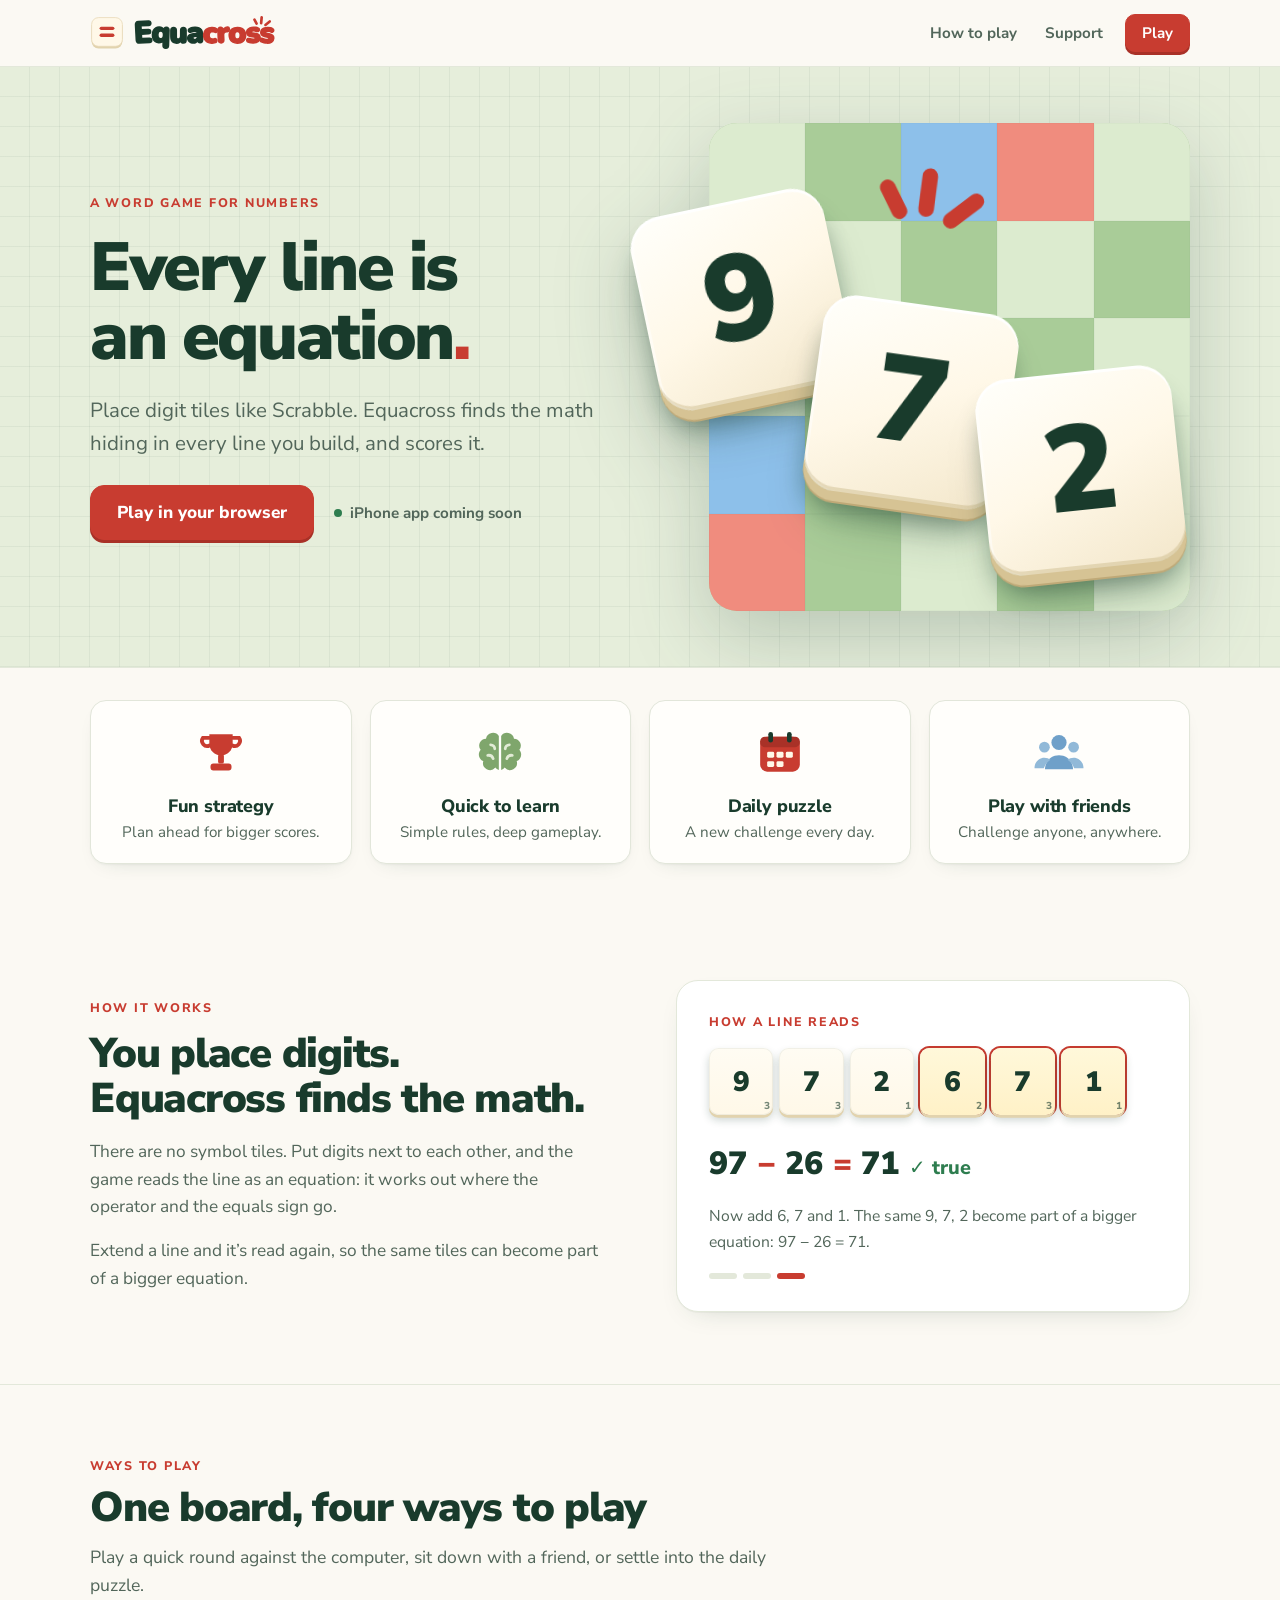
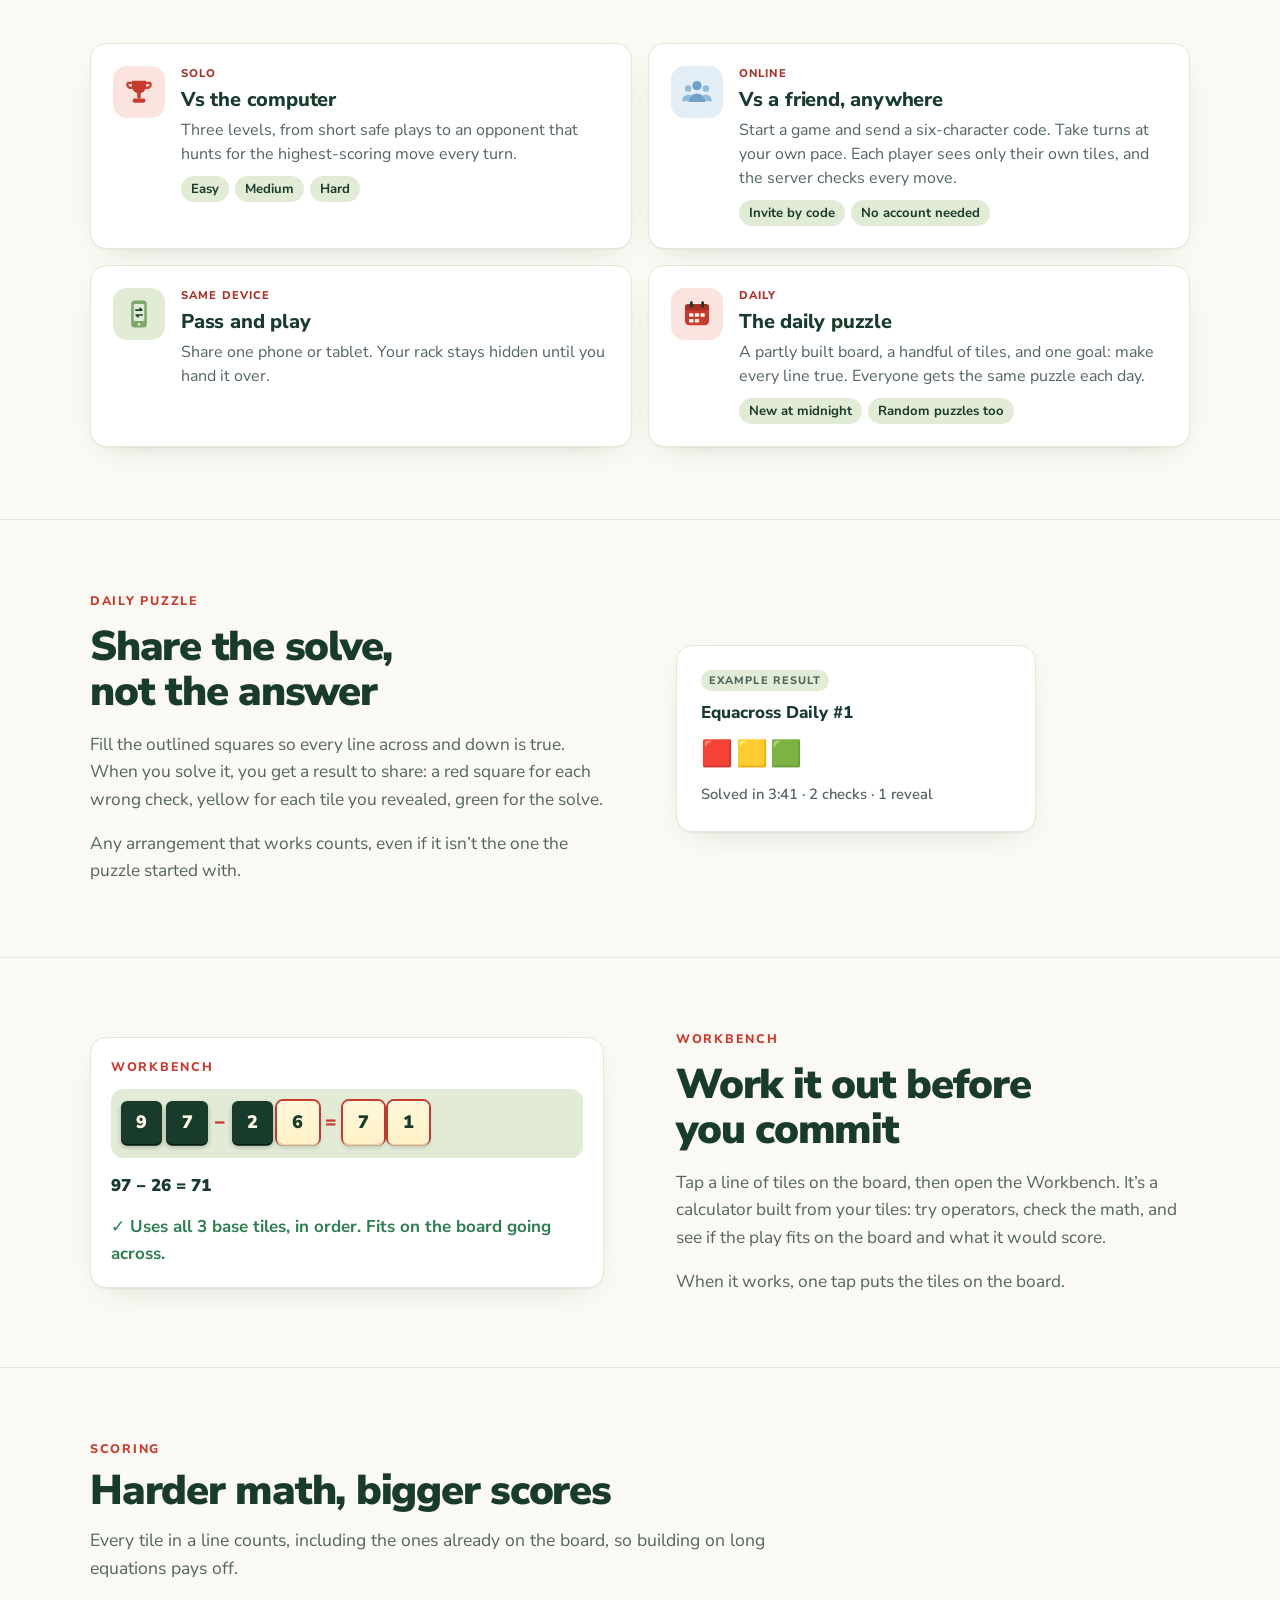
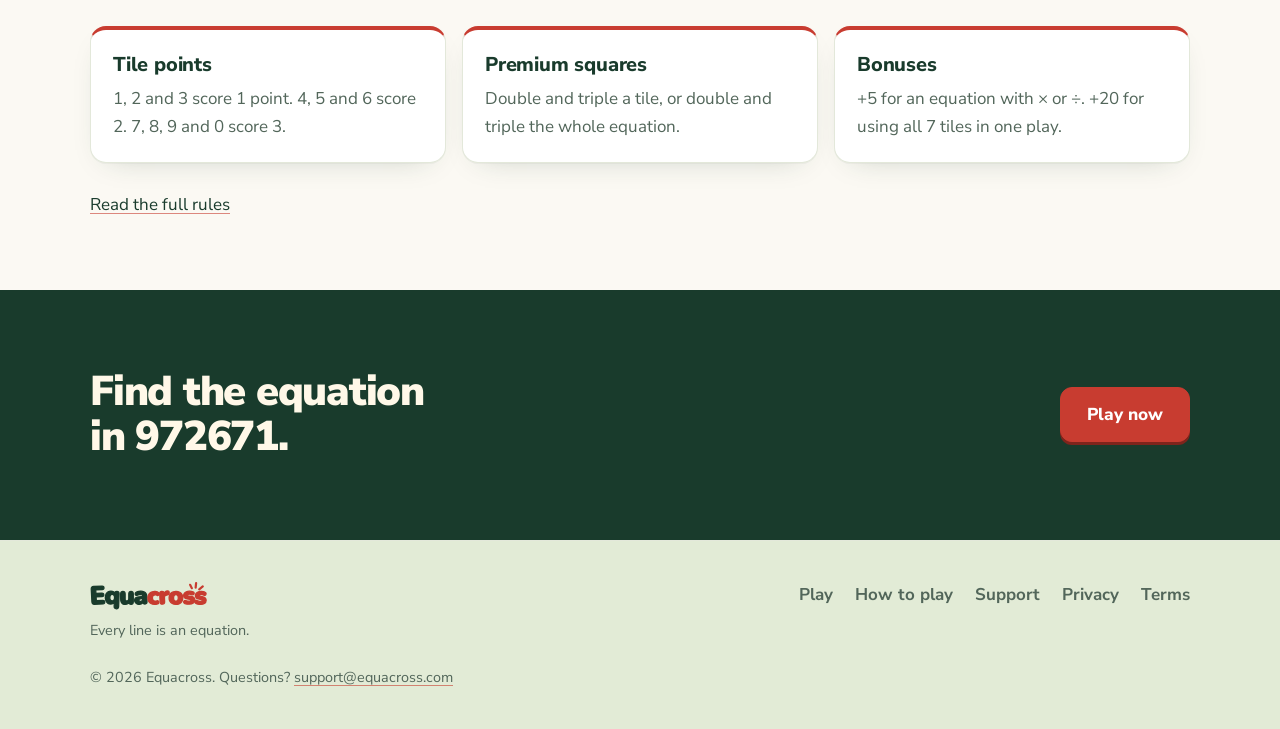
<file: index.html>
<!doctype html>
<html lang="en">
<head>
<meta charset="utf-8">
<meta name="viewport" content="width=device-width, initial-scale=1, viewport-fit=cover">
<title>Equacross: every line is an equation</title>
<meta name="description" content="Equacross is a Scrabble-style game with number tiles. Build lines of digits, and the game finds the equation in each one. Play the computer, a friend, or the daily puzzle.">
<link rel="canonical" href="https://equacross.com/">
<meta property="og:type" content="website">
<meta property="og:site_name" content="Equacross">
<meta property="og:title" content="Equacross: every line is an equation">
<meta property="og:description" content="Equacross is a Scrabble-style game with number tiles. Build lines of digits, and the game finds the equation in each one. Play the computer, a friend, or the daily puzzle.">
<meta property="og:url" content="https://equacross.com/">
<meta property="og:image" content="https://equacross.com/assets/og.png">
<meta name="twitter:card" content="summary_large_image">
<meta name="theme-color" content="#FBF9F3" media="(prefers-color-scheme: light)">
<meta name="theme-color" content="#0E1C15" media="(prefers-color-scheme: dark)">
<link rel="icon" href="favicon.ico" sizes="48x48">
<link rel="icon" href="assets/brand/favicon.svg" type="image/svg+xml">
<link rel="apple-touch-icon" href="assets/brand/apple-touch-icon.png">
<link rel="manifest" href="site.webmanifest">
<link rel="preload" href="assets/fonts/nunito-sans-latin-900-normal.woff2" as="font" type="font/woff2" crossorigin>
<link rel="preload" href="assets/fonts/nunito-sans-latin-400-normal.woff2" as="font" type="font/woff2" crossorigin>
<link rel="stylesheet" href="assets/site.css">
</head>
<body data-page="home">
<a class="skip" href="#main">Skip to content</a>
<header class="site-head">
  <div class="wrap">
    <a class="brand" href="./" aria-label="Equacross home"><img class="brand-mark" src="assets/brand/nav-mark.svg" alt="" width="34" height="34"><img class="logo-light" src="assets/brand/logo-wordmark.svg" alt="Equacross" width="134" height="34"><img class="logo-dark" src="assets/brand/logo-wordmark-on-dark.svg" alt="Equacross" width="134" height="34"></a>
    <nav class="nav" aria-label="Main"><a class="hide-sm" href="how-to-play/">How to play</a><a class="" href="support/">Support</a><a class="btn primary" href="play/">Play</a></nav>
  </div>
</header>
<main id="main">

<section class="hero">
  <div class="wrap">
    <div class="hero-copy">
      <span class="eyebrow">A word game for numbers</span>
      <h1>Every line is<br>an equation<span class="op">.</span></h1>
      <p class="lede">Place digit tiles like Scrabble. Equacross finds the math hiding in every line you build, and scores it.</p>
      <div class="cta-row">
        <a class="btn primary big" href="play/">Play in your browser</a>
        <span class="soon">iPhone app coming soon</span>
      </div>
    </div>
    <figure class="hero-art" aria-label="Three Equacross number tiles, 9, 7 and 2, on a game board">
      <div class="hero-board" aria-hidden="true"><i class="cl"></i><i class="cm"></i><i class="cb"></i><i class="cc"></i><i class="cl"></i><i class="cm"></i><i class="cl"></i><i class="cm"></i><i class="cl"></i><i class="cm"></i><i class="cl"></i><i class="cm"></i><i class="cl"></i><i class="cm"></i><i class="cl"></i><i class="cb"></i><i class="cm"></i><i class="cl"></i><i class="cm"></i><i class="cl"></i><i class="cc"></i><i class="cm"></i><i class="cl"></i><i class="cm"></i><i class="cl"></i></div>
      <span class="ht ht1" aria-hidden="true">9</span><span class="ht ht2" aria-hidden="true">7</span><span class="ht ht3" aria-hidden="true">2</span><svg class="spark" viewBox="-14 -48 70 42" aria-hidden="true"><g stroke="var(--coral)" stroke-width="10" stroke-linecap="round" fill="none"><line x1="0" y1="-19" x2="-8" y2="-34"/><line x1="17" y1="-21" x2="19" y2="-42"/><line x1="33" y1="-14" x2="49" y2="-27"/></g></svg>
    </figure>
  </div>
</section>

<section class="features" aria-label="Why Equacross">
  <div class="wrap feature-row">
    <div class="feature"><svg viewBox="0 0 48 48" aria-hidden="true"><path d="M14 8h20v8a10 10 0 0 1-20 0z" fill="var(--coral)"/><path d="M14 11H8.5a4.5 4.5 0 0 0 5.7 6.6M34 11h5.5a4.5 4.5 0 0 1-5.7 6.6" fill="none" stroke="var(--coral)" stroke-width="3.2" stroke-linecap="round"/><rect x="21.5" y="25" width="5" height="8" rx="1.5" fill="var(--coral)"/><rect x="15" y="33" width="18" height="6" rx="2.5" fill="var(--coral)"/></svg><h3>Fun strategy</h3><p>Plan ahead for bigger scores.</p></div>
    <div class="feature"><svg viewBox="0 0 48 48" aria-hidden="true"><path d="M23 9.5a6 6 0 0 0-11 2.2 6 6 0 0 0-4.6 9.6 6 6 0 0 0 2.3 9.6A6 6 0 0 0 20 36.5a4.6 4.6 0 0 0 3 2z" fill="#7FA66C"/><path d="M25 9.5a6 6 0 0 1 11 2.2 6 6 0 0 1 4.6 9.6 6 6 0 0 1-2.3 9.6A6 6 0 0 1 28 36.5a4.6 4.6 0 0 1-3 2z" fill="#7FA66C"/><path d="M16 17c2 0 3.5 1.4 3.5 3.4M13.5 26c2.2-.3 4 .9 4.6 2.8M32 17c-2 0-3.5 1.4-3.5 3.4M34.5 26c-2.2-.3-4 .9-4.6 2.8" fill="none" stroke="#E2EBD6" stroke-width="2.4" stroke-linecap="round"/></svg><h3>Quick to learn</h3><p>Simple rules, deep gameplay.</p></div>
    <div class="feature"><svg viewBox="0 0 48 48" aria-hidden="true"><rect x="7" y="10" width="34" height="30" rx="6" fill="var(--coral)"/><rect x="7" y="10" width="34" height="9" rx="4" fill="#A93127"/><rect x="14" y="6" width="4" height="9" rx="2" fill="var(--forest-ink)"/><rect x="30" y="6" width="4" height="9" rx="2" fill="var(--forest-ink)"/><g fill="#FFF8E8"><rect x="13" y="23" width="6" height="5" rx="1.2"/><rect x="21" y="23" width="6" height="5" rx="1.2"/><rect x="29" y="23" width="6" height="5" rx="1.2"/><rect x="13" y="31" width="6" height="5" rx="1.2"/><rect x="21" y="31" width="6" height="5" rx="1.2"/></g></svg><h3>Daily puzzle</h3><p>A new challenge every day.</p></div>
    <div class="feature"><svg viewBox="0 0 48 48" aria-hidden="true"><circle cx="24" cy="15" r="6.5" fill="#6FA0C9"/><path d="M12 38c0-7 5.4-12 12-12s12 5 12 12z" fill="#6FA0C9"/><circle cx="11.5" cy="19" r="4.6" fill="var(--blue)"/><path d="M3 37c0-5.2 3.8-9 8.5-9 2 0 3.8.6 5.2 1.7A15 15 0 0 0 11 37z" fill="var(--blue)"/><circle cx="36.5" cy="19" r="4.6" fill="var(--blue)"/><path d="M45 37c0-5.2-3.8-9-8.5-9-2 0-3.8.6-5.2 1.7A15 15 0 0 1 37 37z" fill="var(--blue)"/></svg><h3>Play with friends</h3><p>Challenge anyone, anywhere.</p></div>
  </div>
</section>

<section class="section">
  <div class="wrap split">
    <div class="copy">
      <span class="eyebrow">How it works</span>
      <h2>You place digits. Equacross finds the math.</h2>
      <p>There are no symbol tiles. Put digits next to each other, and the game reads the line as an equation: it works out where the operator and the equals sign go.</p>
      <p>Extend a line and it’s read again, so the same tiles can become part of a bigger equation.</p>
    </div>
    <div class="demo" id="demo" aria-live="polite">
      <span class="eyebrow">How a line reads</span>
      <div class="tiles" aria-label="Tiles 9, 7, 2, 6, 7, 1">
        <span class="t">9<small>3</small></span><span class="t">7<small>3</small></span><span class="t">2<small>1</small></span><span class="t new">6<small>2</small></span><span class="t new">7<small>3</small></span><span class="t new">1<small>1</small></span>
      </div>
      <div class="demo-eq"><span>97</span><span class="op">−</span><span>26</span><span class="op">=</span><span>71</span><span class="v">✓ true</span></div>
      <p class="demo-note">Add 6, 7 and 1 to 972, and the same digits become part of a bigger equation: 97 − 26 = 71.</p>
      <div class="demo-steps" role="group" aria-label="Demo steps">
        <button type="button" aria-label="Step 1: the empty square" aria-current="false"></button>
        <button type="button" aria-label="Step 2: drop a 7" aria-current="false"></button>
        <button type="button" aria-label="Step 3: add 6, 7, 1" aria-current="true"></button>
      </div>
    </div>
  </div>
</section>

<section class="section" id="modes">
  <div class="wrap">
    <div class="section-head">
      <span class="eyebrow">Ways to play</span>
      <h2>One board, four ways to play</h2>
      <p>Play a quick round against the computer, sit down with a friend, or settle into the daily puzzle.</p>
    </div>
    <div class="modes">
      <article class="mode">
        <span class="mode-icon mi-trophy"><svg viewBox="0 0 48 48" aria-hidden="true"><path d="M14 8h20v8a10 10 0 0 1-20 0z" fill="var(--coral)"/><path d="M14 11H8.5a4.5 4.5 0 0 0 5.7 6.6M34 11h5.5a4.5 4.5 0 0 1-5.7 6.6" fill="none" stroke="var(--coral)" stroke-width="3.2" stroke-linecap="round"/><rect x="21.5" y="25" width="5" height="8" rx="1.5" fill="var(--coral)"/><rect x="15" y="33" width="18" height="6" rx="2.5" fill="var(--coral)"/></svg></span>
        <div class="mode-body">
        <span class="tag">Solo</span>
        <h3>Vs the computer</h3>
        <p>Three levels, from short safe plays to an opponent that hunts for the highest-scoring move every turn.</p>
        <div class="pills"><span class="pill">Easy</span><span class="pill">Medium</span><span class="pill">Hard</span></div>
        </div>
      </article>
      <article class="mode">
        <span class="mode-icon mi-people"><svg viewBox="0 0 48 48" aria-hidden="true"><circle cx="24" cy="15" r="6.5" fill="#6FA0C9"/><path d="M12 38c0-7 5.4-12 12-12s12 5 12 12z" fill="#6FA0C9"/><circle cx="11.5" cy="19" r="4.6" fill="var(--blue)"/><path d="M3 37c0-5.2 3.8-9 8.5-9 2 0 3.8.6 5.2 1.7A15 15 0 0 0 11 37z" fill="var(--blue)"/><circle cx="36.5" cy="19" r="4.6" fill="var(--blue)"/><path d="M45 37c0-5.2-3.8-9-8.5-9-2 0-3.8.6-5.2 1.7A15 15 0 0 1 37 37z" fill="var(--blue)"/></svg></span>
        <div class="mode-body">
        <span class="tag">Online</span>
        <h3>Vs a friend, anywhere</h3>
        <p>Start a game and send a six-character code. Take turns at your own pace. Each player sees only their own tiles, and the server checks every move.</p>
        <div class="pills"><span class="pill">Invite by code</span><span class="pill">No account needed</span></div>
        </div>
      </article>
      <article class="mode">
        <span class="mode-icon mi-device"><svg viewBox="0 0 48 48" aria-hidden="true"><rect x="13" y="5" width="22" height="38" rx="5" fill="#7FA66C"/><rect x="16.5" y="10" width="15" height="24" rx="2" fill="#E2EBD6"/><circle cx="24" cy="38.5" r="1.8" fill="#E2EBD6"/><path d="M19.5 18.5h8.5l-2.6-2.6M28.5 25.5H20l2.6 2.6" fill="none" stroke="#193B2C" stroke-width="2.2" stroke-linecap="round" stroke-linejoin="round"/></svg></span>
        <div class="mode-body">
        <span class="tag">Same device</span>
        <h3>Pass and play</h3>
        <p>Share one phone or tablet. Your rack stays hidden until you hand it over.</p>
        </div>
      </article>
      <article class="mode">
        <span class="mode-icon mi-calendar"><svg viewBox="0 0 48 48" aria-hidden="true"><rect x="7" y="10" width="34" height="30" rx="6" fill="var(--coral)"/><rect x="7" y="10" width="34" height="9" rx="4" fill="#A93127"/><rect x="14" y="6" width="4" height="9" rx="2" fill="var(--forest-ink)"/><rect x="30" y="6" width="4" height="9" rx="2" fill="var(--forest-ink)"/><g fill="#FFF8E8"><rect x="13" y="23" width="6" height="5" rx="1.2"/><rect x="21" y="23" width="6" height="5" rx="1.2"/><rect x="29" y="23" width="6" height="5" rx="1.2"/><rect x="13" y="31" width="6" height="5" rx="1.2"/><rect x="21" y="31" width="6" height="5" rx="1.2"/></g></svg></span>
        <div class="mode-body">
        <span class="tag">Daily</span>
        <h3>The daily puzzle</h3>
        <p>A partly built board, a handful of tiles, and one goal: make every line true. Everyone gets the same puzzle each day.</p>
        <div class="pills"><span class="pill">New at midnight</span><span class="pill">Random puzzles too</span></div>
        </div>
      </article>
    </div>
  </div>
</section>

<section class="section">
  <div class="wrap split">
    <div class="copy">
      <span class="eyebrow">Daily puzzle</span>
      <h2>Share the solve, not the answer</h2>
      <p>Fill the outlined squares so every line across and down is true. When you solve it, you get a result to share: a red square for each wrong check, yellow for each tile you revealed, green for the solve.</p>
      <p>Any arrangement that works counts, even if it isn’t the one the puzzle started with.</p>
    </div>
    <div class="result" aria-label="Example shared result">
      <span class="ex-tag">Example result</span>
      <span>Equacross Daily #1</span>
      <span class="sq" aria-hidden="true">🟥🟨🟩</span>
      <span class="meta">Solved in 3:41 · 2 checks · 1 reveal</span>
    </div>
  </div>
</section>

<section class="section">
  <div class="wrap split">
    <div class="bench" aria-label="Workbench example">
      <span class="eyebrow">Workbench</span>
      <div class="screen"><span class="t dark">9</span><span class="t dark">7</span><span class="sym">−</span><span class="t dark">2</span><span class="t mine">6</span><span class="sym">=</span><span class="t mine">7</span><span class="t mine">1</span></div>
      <span class="num">97 − 26 = 71</span>
      <span class="check">✓ Uses all 3 base tiles, in order. Fits on the board going across.</span>
    </div>
    <div class="copy">
      <span class="eyebrow">Workbench</span>
      <h2>Work it out before you commit</h2>
      <p>Tap a line of tiles on the board, then open the Workbench. It’s a calculator built from your tiles: try operators, check the math, and see if the play fits on the board and what it would score.</p>
      <p>When it works, one tap puts the tiles on the board.</p>
    </div>
  </div>
</section>

<section class="section">
  <div class="wrap">
    <div class="section-head">
      <span class="eyebrow">Scoring</span>
      <h2>Harder math, bigger scores</h2>
      <p>Every tile in a line counts, including the ones already on the board, so building on long equations pays off.</p>
    </div>
    <div class="scoring">
      <div class="score-card"><h3>Tile points</h3><p>1, 2 and 3 score 1 point. 4, 5 and 6 score 2. 7, 8, 9 and 0 score 3.</p></div>
      <div class="score-card"><h3>Premium squares</h3><p>Double and triple a tile, or double and triple the whole equation.</p></div>
      <div class="score-card"><h3>Bonuses</h3><p>+5 for an equation with × or ÷. +20 for using all 7 tiles in one play.</p></div>
    </div>
    <p style="margin-top:28px"><a href="how-to-play/">Read the full rules</a></p>
  </div>
</section>

<section class="cta-band">
  <div class="wrap">
    <h2>Find the equation in 972671.</h2>
    <a class="btn" href="play/">Play now</a>
  </div>
</section>

</main>
<footer class="site-foot">
  <div class="wrap">
    <div style="display:flex;flex-direction:column;gap:8px">
      <a class="brand" href="./" aria-label="Equacross home"><img class="logo-light" src="assets/brand/logo-wordmark.svg" alt="Equacross" width="118" height="30"><img class="logo-dark" src="assets/brand/logo-wordmark-on-dark.svg" alt="Equacross" width="118" height="30"></a>
      <p class="fine">Every line is an equation.</p>
    </div>
    <nav class="foot-links" aria-label="Footer">
      <a href="play/">Play</a><a href="how-to-play/">How to play</a><a href="support/">Support</a><a href="privacy/">Privacy</a><a href="terms/">Terms</a>
    </nav>
    <p class="fine" style="flex-basis:100%">© 2026 Equacross. Questions? <a href="mailto:support@equacross.com">support@equacross.com</a></p>
  </div>
</footer>
<script src="assets/site.js" defer></script>
</body>
</html>
</file>
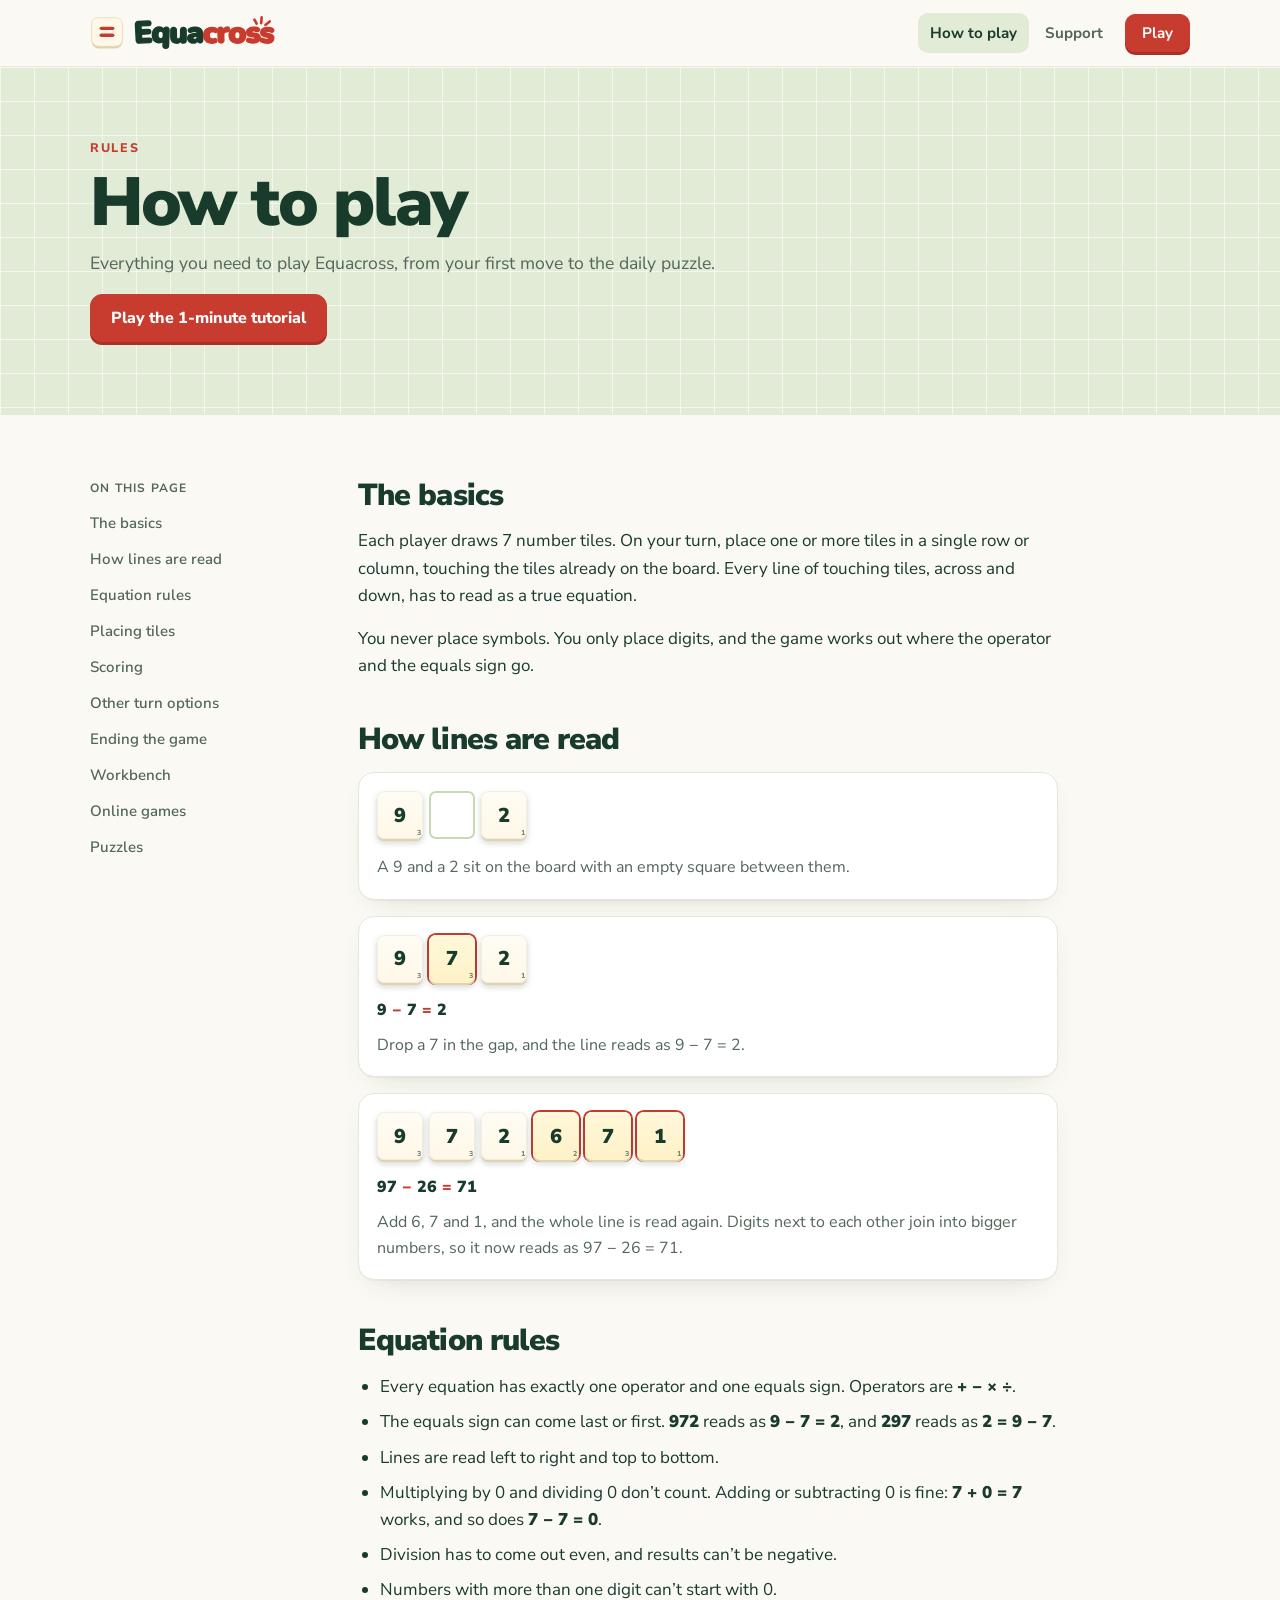
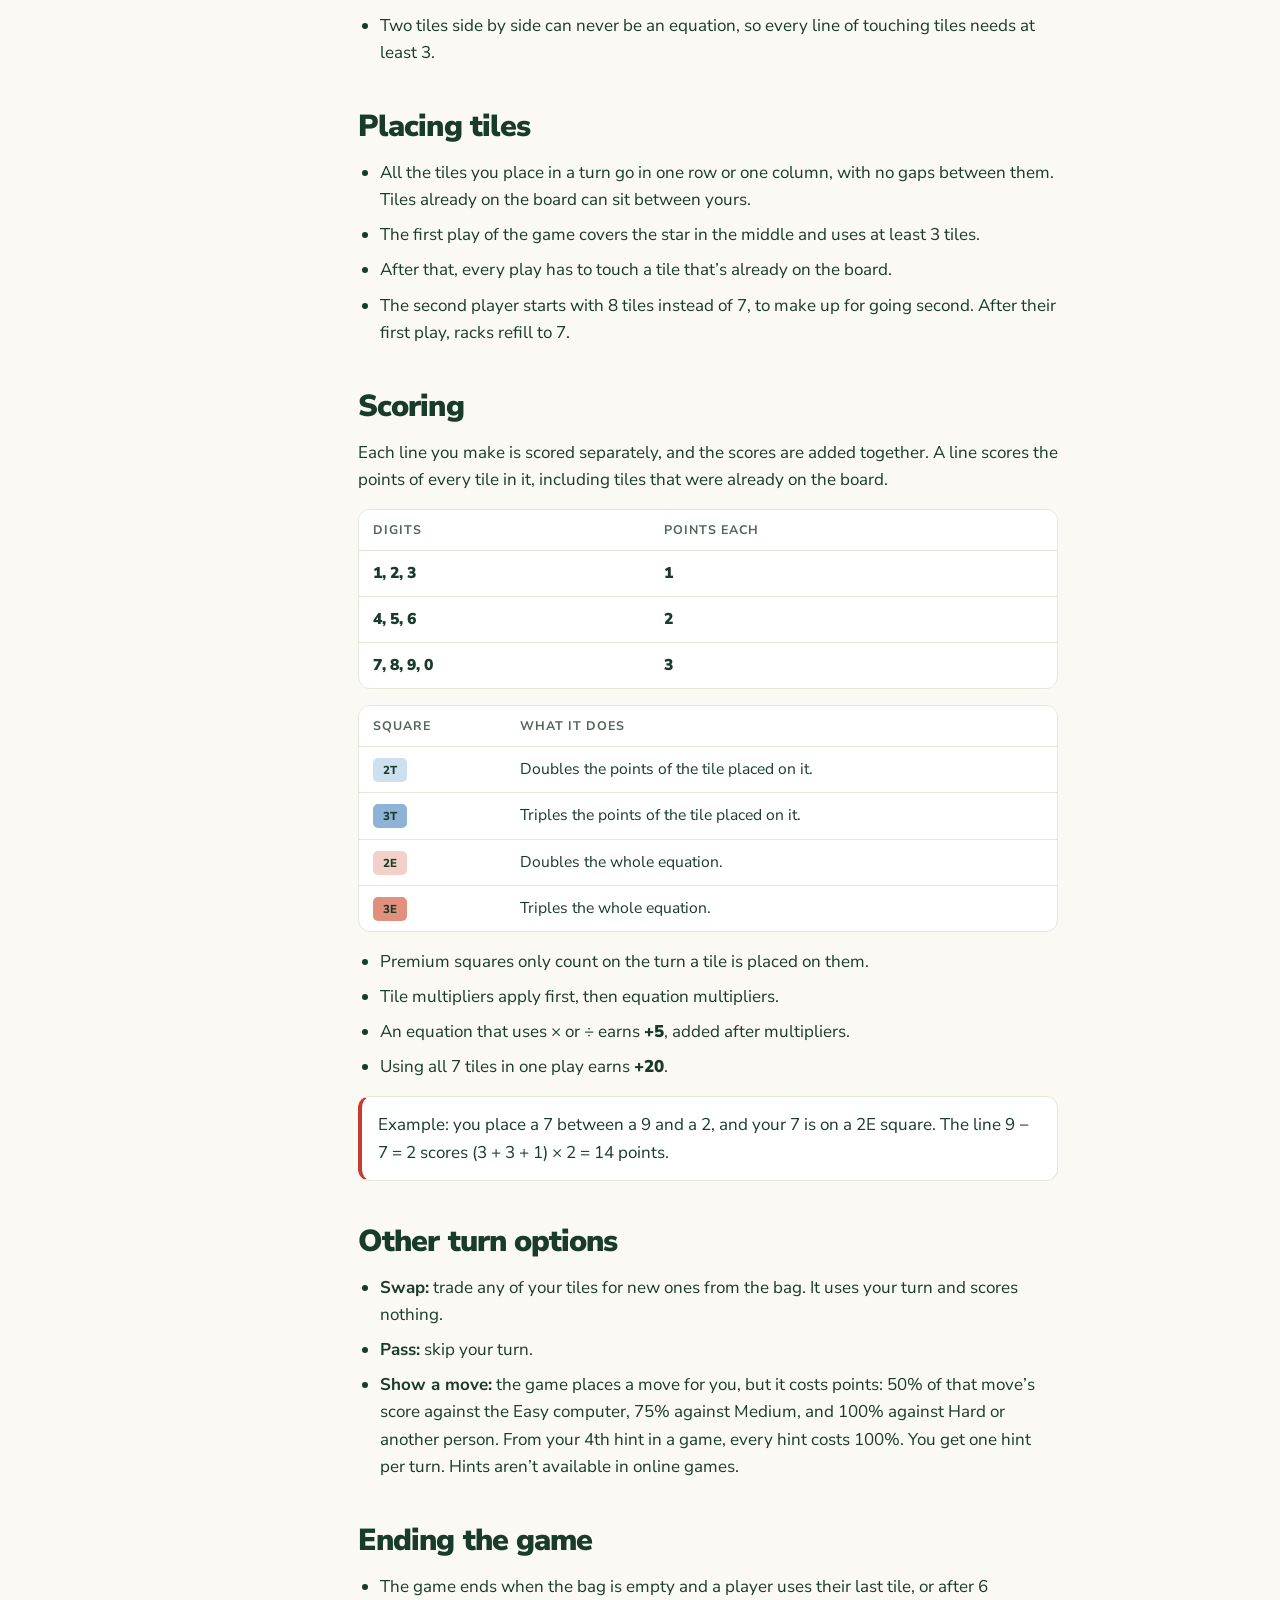
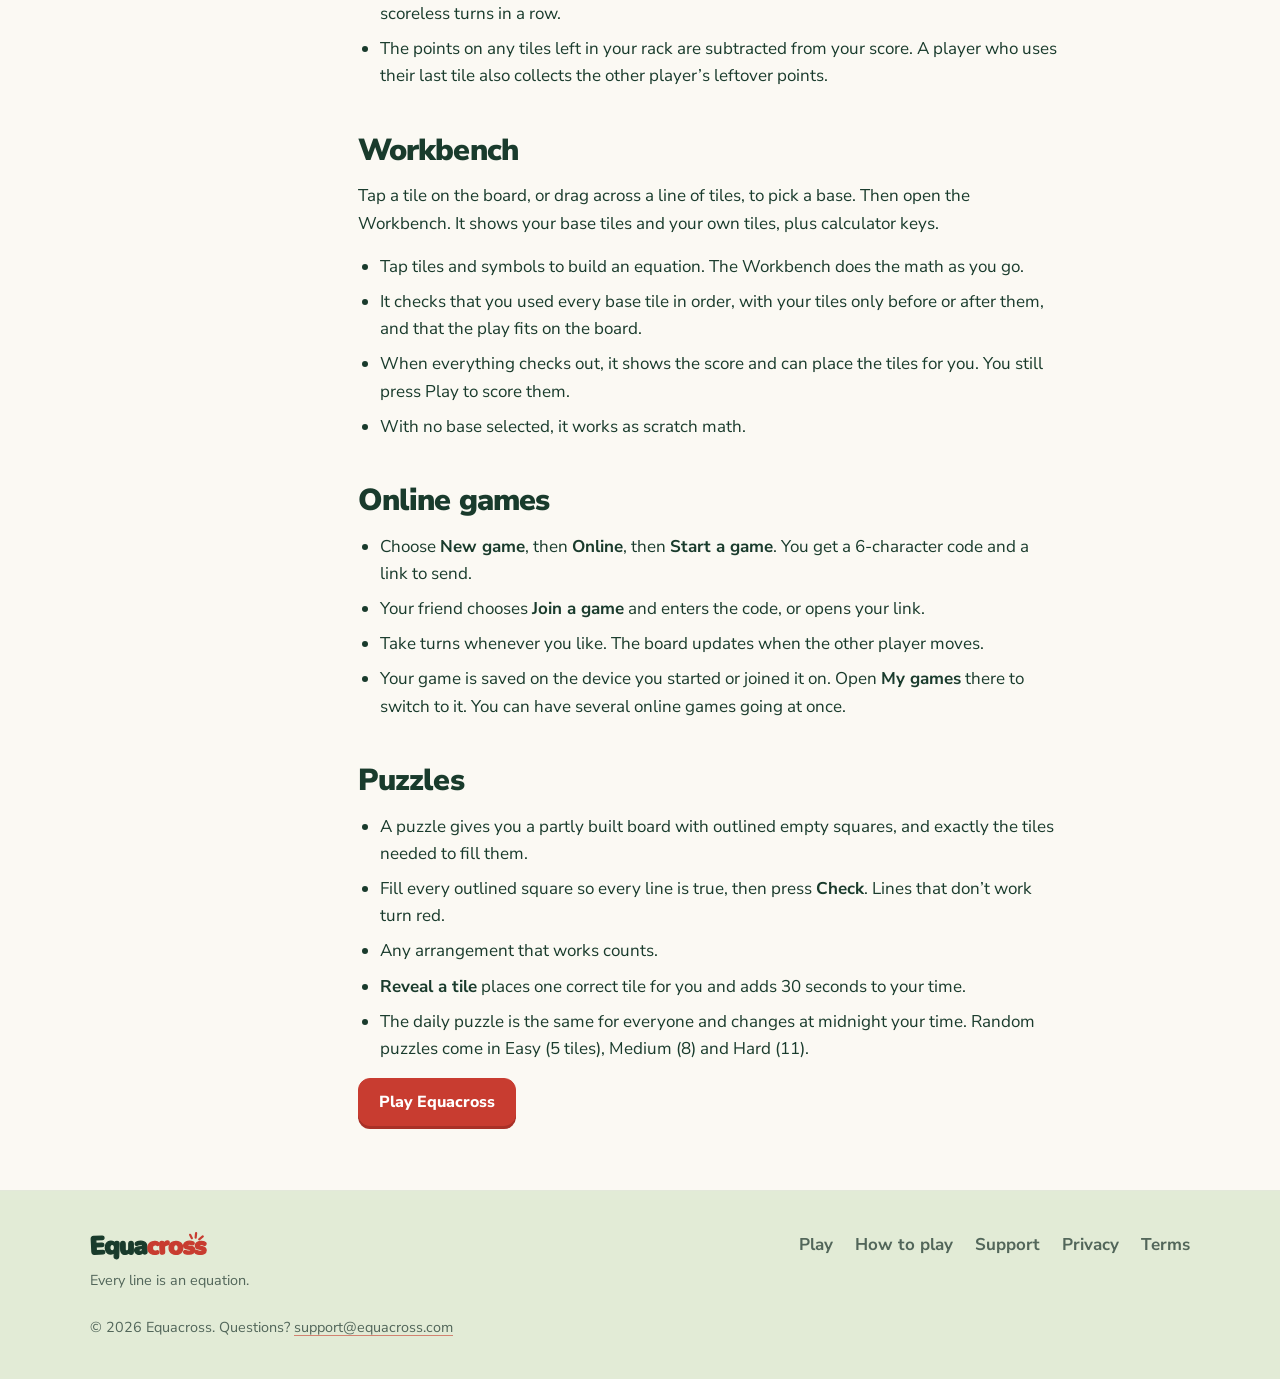
<file: how-to-play/index.html>
<!doctype html>
<html lang="en">
<head>
<meta charset="utf-8">
<meta name="viewport" content="width=device-width, initial-scale=1, viewport-fit=cover">
<title>How to play Equacross</title>
<meta name="description" content="The full rules of Equacross: how lines of digits are read as equations, placing tiles, scoring, online games and the daily puzzle.">
<link rel="canonical" href="https://equacross.com/how-to-play/">
<meta property="og:type" content="website">
<meta property="og:site_name" content="Equacross">
<meta property="og:title" content="How to play Equacross">
<meta property="og:description" content="The full rules of Equacross: how lines of digits are read as equations, placing tiles, scoring, online games and the daily puzzle.">
<meta property="og:url" content="https://equacross.com/how-to-play/">
<meta property="og:image" content="https://equacross.com/assets/og.png">
<meta name="twitter:card" content="summary_large_image">
<meta name="theme-color" content="#FBF9F3" media="(prefers-color-scheme: light)">
<meta name="theme-color" content="#0E1C15" media="(prefers-color-scheme: dark)">
<link rel="icon" href="../favicon.ico" sizes="48x48">
<link rel="icon" href="../assets/brand/favicon.svg" type="image/svg+xml">
<link rel="apple-touch-icon" href="../assets/brand/apple-touch-icon.png">
<link rel="manifest" href="../site.webmanifest">
<link rel="preload" href="../assets/fonts/nunito-sans-latin-900-normal.woff2" as="font" type="font/woff2" crossorigin>
<link rel="preload" href="../assets/fonts/nunito-sans-latin-400-normal.woff2" as="font" type="font/woff2" crossorigin>
<link rel="stylesheet" href="../assets/site.css">
</head>
<body data-page="how">
<a class="skip" href="#main">Skip to content</a>
<header class="site-head">
  <div class="wrap">
    <a class="brand" href="../" aria-label="Equacross home"><img class="brand-mark" src="../assets/brand/nav-mark.svg" alt="" width="34" height="34"><img class="logo-light" src="../assets/brand/logo-wordmark.svg" alt="Equacross" width="134" height="34"><img class="logo-dark" src="../assets/brand/logo-wordmark-on-dark.svg" alt="Equacross" width="134" height="34"></a>
    <nav class="nav" aria-label="Main"><a class="hide-sm" href="../how-to-play/" aria-current="page">How to play</a><a class="" href="../support/">Support</a><a class="btn primary" href="../play/">Play</a></nav>
  </div>
</header>
<main id="main">

<section class="doc-hero"><div class="wrap">
  <span class="eyebrow">Rules</span>
  <h1>How to play</h1>
  <p>Everything you need to play Equacross, from your first move to the daily puzzle.</p>
  <p class="cta-row"><a class="btn primary" href="../play/#tutorial">Play the 1-minute tutorial</a></p>
</div></section>
<div class="wrap doc">
  <nav class="toc" aria-label="On this page"><strong>On this page</strong>
    <a href="#basics">The basics</a><a href="#reading">How lines are read</a><a href="#rules">Equation rules</a><a href="#placing">Placing tiles</a>
    <a href="#scoring">Scoring</a><a href="#turns">Other turn options</a><a href="#ending">Ending the game</a><a href="#workbench">Workbench</a>
    <a href="#online">Online games</a><a href="#puzzles">Puzzles</a>
  </nav>
  <article class="prose">
    <h2 id="basics">The basics</h2>
    <p>Each player draws 7 number tiles. On your turn, place one or more tiles in a single row or column, touching the tiles already on the board. Every line of touching tiles, across and down, has to read as a true equation.</p>
    <p>You never place symbols. You only place digits, and the game works out where the operator and the equals sign go.</p>

    <h2 id="reading">How lines are read</h2>
    <div class="example">
      <div class="tiles" aria-label="Tiles 9 empty 2"><span class="t">9<small>3</small></span><span class="t gap" aria-hidden="true"></span><span class="t">2<small>1</small></span></div>
      <p>A 9 and a 2 sit on the board with an empty square between them.</p>
    </div>
    <div class="example">
      <div class="tiles" aria-label="Tiles 9 7 2"><span class="t">9<small>3</small></span><span class="t new">7<small>3</small></span><span class="t">2<small>1</small></span></div>
      <span class="eqline">9 <span class="op">−</span> 7 <span class="op">=</span> 2</span>
      <p>Drop a 7 in the gap, and the line reads as 9 − 7 = 2.</p>
    </div>
    <div class="example">
      <div class="tiles" aria-label="Tiles 9 7 2 6 7 1"><span class="t">9<small>3</small></span><span class="t">7<small>3</small></span><span class="t">2<small>1</small></span><span class="t new">6<small>2</small></span><span class="t new">7<small>3</small></span><span class="t new">1<small>1</small></span></div>
      <span class="eqline">97 <span class="op">−</span> 26 <span class="op">=</span> 71</span>
      <p>Add 6, 7 and 1, and the whole line is read again. Digits next to each other join into bigger numbers, so it now reads as 97 − 26 = 71.</p>
    </div>

    <h2 id="rules">Equation rules</h2>
    <ul>
      <li>Every equation has exactly one operator and one equals sign. Operators are <span class="num">+ − × ÷</span>.</li>
      <li>The equals sign can come last or first. <span class="num">972</span> reads as <span class="num">9 − 7 = 2</span>, and <span class="num">297</span> reads as <span class="num">2 = 9 − 7</span>.</li>
      <li>Lines are read left to right and top to bottom.</li>
      <li>Multiplying by 0 and dividing 0 don’t count. Adding or subtracting 0 is fine: <span class="num">7 + 0 = 7</span> works, and so does <span class="num">7 − 7 = 0</span>.</li>
      <li>Division has to come out even, and results can’t be negative.</li>
      <li>Numbers with more than one digit can’t start with 0.</li>
      <li>Two tiles side by side can never be an equation, so every line of touching tiles needs at least 3.</li>
    </ul>

    <h2 id="placing">Placing tiles</h2>
    <ul>
      <li>All the tiles you place in a turn go in one row or one column, with no gaps between them. Tiles already on the board can sit between yours.</li>
      <li>The first play of the game covers the star in the middle and uses at least 3 tiles.</li>
      <li>After that, every play has to touch a tile that’s already on the board.</li>
      <li>The second player starts with 8 tiles instead of 7, to make up for going second. After their first play, racks refill to 7.</li>
    </ul>

    <h2 id="scoring">Scoring</h2>
    <p>Each line you make is scored separately, and the scores are added together. A line scores the points of every tile in it, including tiles that were already on the board.</p>
    <div class="table-wrap"><table>
      <thead><tr><th>Digits</th><th>Points each</th></tr></thead>
      <tbody><tr><td class="num">1, 2, 3</td><td class="num">1</td></tr><tr><td class="num">4, 5, 6</td><td class="num">2</td></tr><tr><td class="num">7, 8, 9, 0</td><td class="num">3</td></tr></tbody>
    </table></div>
    <div class="table-wrap"><table>
      <thead><tr><th>Square</th><th>What it does</th></tr></thead>
      <tbody>
        <tr><td><span class="sw" style="background:#cde0ef">2T</span></td><td>Doubles the points of the tile placed on it.</td></tr>
        <tr><td><span class="sw" style="background:#8db3d6">3T</span></td><td>Triples the points of the tile placed on it.</td></tr>
        <tr><td><span class="sw" style="background:#f3d1c8">2E</span></td><td>Doubles the whole equation.</td></tr>
        <tr><td><span class="sw" style="background:#e2907e">3E</span></td><td>Triples the whole equation.</td></tr>
      </tbody>
    </table></div>
    <ul>
      <li>Premium squares only count on the turn a tile is placed on them.</li>
      <li>Tile multipliers apply first, then equation multipliers.</li>
      <li>An equation that uses × or ÷ earns <span class="num">+5</span>, added after multipliers.</li>
      <li>Using all 7 tiles in one play earns <span class="num">+20</span>.</li>
    </ul>
    <p class="note">Example: you place a 7 between a 9 and a 2, and your 7 is on a 2E square. The line 9 − 7 = 2 scores (3 + 3 + 1) × 2 = 14 points.</p>

    <h2 id="turns">Other turn options</h2>
    <ul>
      <li><strong>Swap:</strong> trade any of your tiles for new ones from the bag. It uses your turn and scores nothing.</li>
      <li><strong>Pass:</strong> skip your turn.</li>
      <li><strong>Show a move:</strong> the game places a move for you, but it costs points: 50% of that move’s score against the Easy computer, 75% against Medium, and 100% against Hard or another person. From your 4th hint in a game, every hint costs 100%. You get one hint per turn. Hints aren’t available in online games.</li>
    </ul>

    <h2 id="ending">Ending the game</h2>
    <ul>
      <li>The game ends when the bag is empty and a player uses their last tile, or after 6 scoreless turns in a row.</li>
      <li>The points on any tiles left in your rack are subtracted from your score. A player who uses their last tile also collects the other player’s leftover points.</li>
    </ul>

    <h2 id="workbench">Workbench</h2>
    <p>Tap a tile on the board, or drag across a line of tiles, to pick a base. Then open the Workbench. It shows your base tiles and your own tiles, plus calculator keys.</p>
    <ul>
      <li>Tap tiles and symbols to build an equation. The Workbench does the math as you go.</li>
      <li>It checks that you used every base tile in order, with your tiles only before or after them, and that the play fits on the board.</li>
      <li>When everything checks out, it shows the score and can place the tiles for you. You still press Play to score them.</li>
      <li>With no base selected, it works as scratch math.</li>
    </ul>

    <h2 id="online">Online games</h2>
    <ul>
      <li>Choose <strong>New game</strong>, then <strong>Online</strong>, then <strong>Start a game</strong>. You get a 6-character code and a link to send.</li>
      <li>Your friend chooses <strong>Join a game</strong> and enters the code, or opens your link.</li>
      <li>Take turns whenever you like. The board updates when the other player moves.</li>
      <li>Your game is saved on the device you started or joined it on. Open <strong>My games</strong> there to switch to it. You can have several online games going at once.</li>
    </ul>

    <h2 id="puzzles">Puzzles</h2>
    <ul>
      <li>A puzzle gives you a partly built board with outlined empty squares, and exactly the tiles needed to fill them.</li>
      <li>Fill every outlined square so every line is true, then press <strong>Check</strong>. Lines that don’t work turn red.</li>
      <li>Any arrangement that works counts.</li>
      <li><strong>Reveal a tile</strong> places one correct tile for you and adds 30 seconds to your time.</li>
      <li>The daily puzzle is the same for everyone and changes at midnight your time. Random puzzles come in Easy (5 tiles), Medium (8) and Hard (11).</li>
    </ul>
    <p><a class="btn primary" href="../play/">Play Equacross</a></p>
  </article>
</div>

</main>
<footer class="site-foot">
  <div class="wrap">
    <div style="display:flex;flex-direction:column;gap:8px">
      <a class="brand" href="../" aria-label="Equacross home"><img class="logo-light" src="../assets/brand/logo-wordmark.svg" alt="Equacross" width="118" height="30"><img class="logo-dark" src="../assets/brand/logo-wordmark-on-dark.svg" alt="Equacross" width="118" height="30"></a>
      <p class="fine">Every line is an equation.</p>
    </div>
    <nav class="foot-links" aria-label="Footer">
      <a href="../play/">Play</a><a href="../how-to-play/">How to play</a><a href="../support/">Support</a><a href="../privacy/">Privacy</a><a href="../terms/">Terms</a>
    </nav>
    <p class="fine" style="flex-basis:100%">© 2026 Equacross. Questions? <a href="mailto:support@equacross.com">support@equacross.com</a></p>
  </div>
</footer>
<script src="../assets/site.js" defer></script>
</body>
</html>
</file>
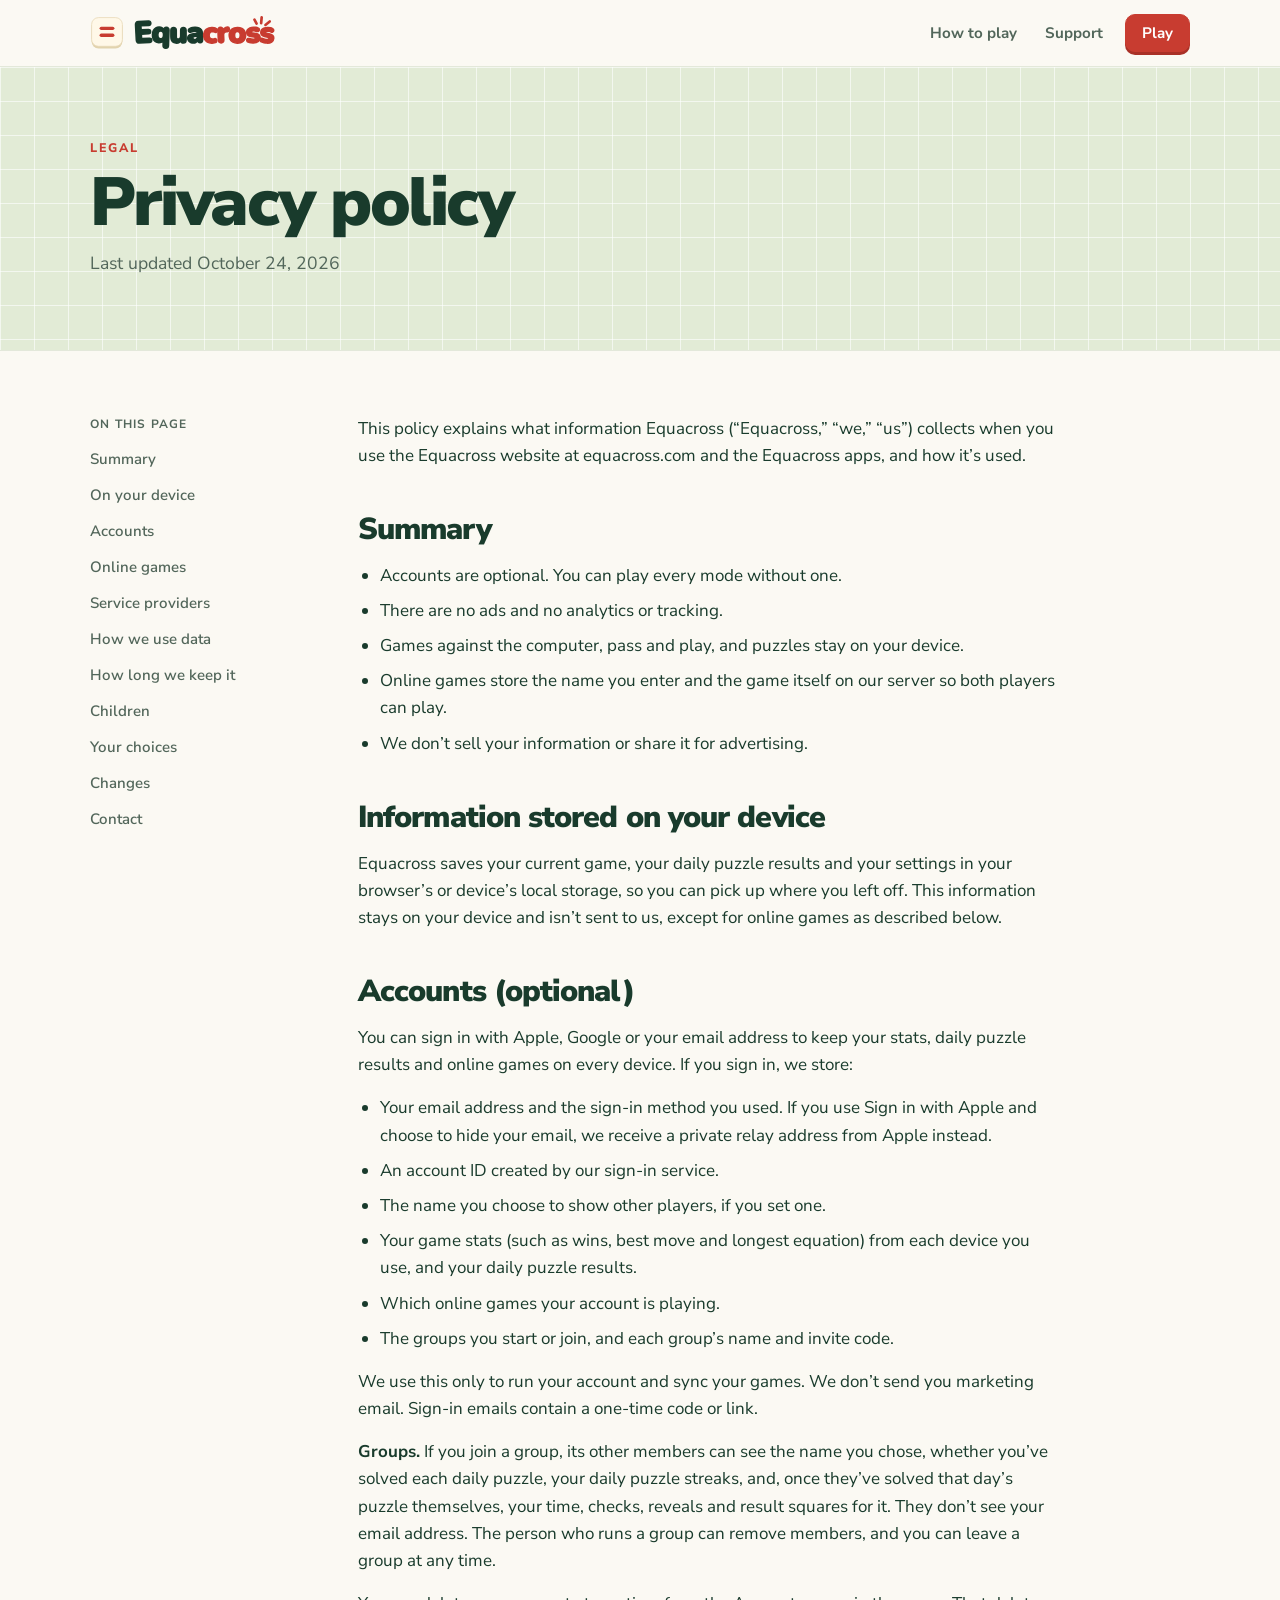
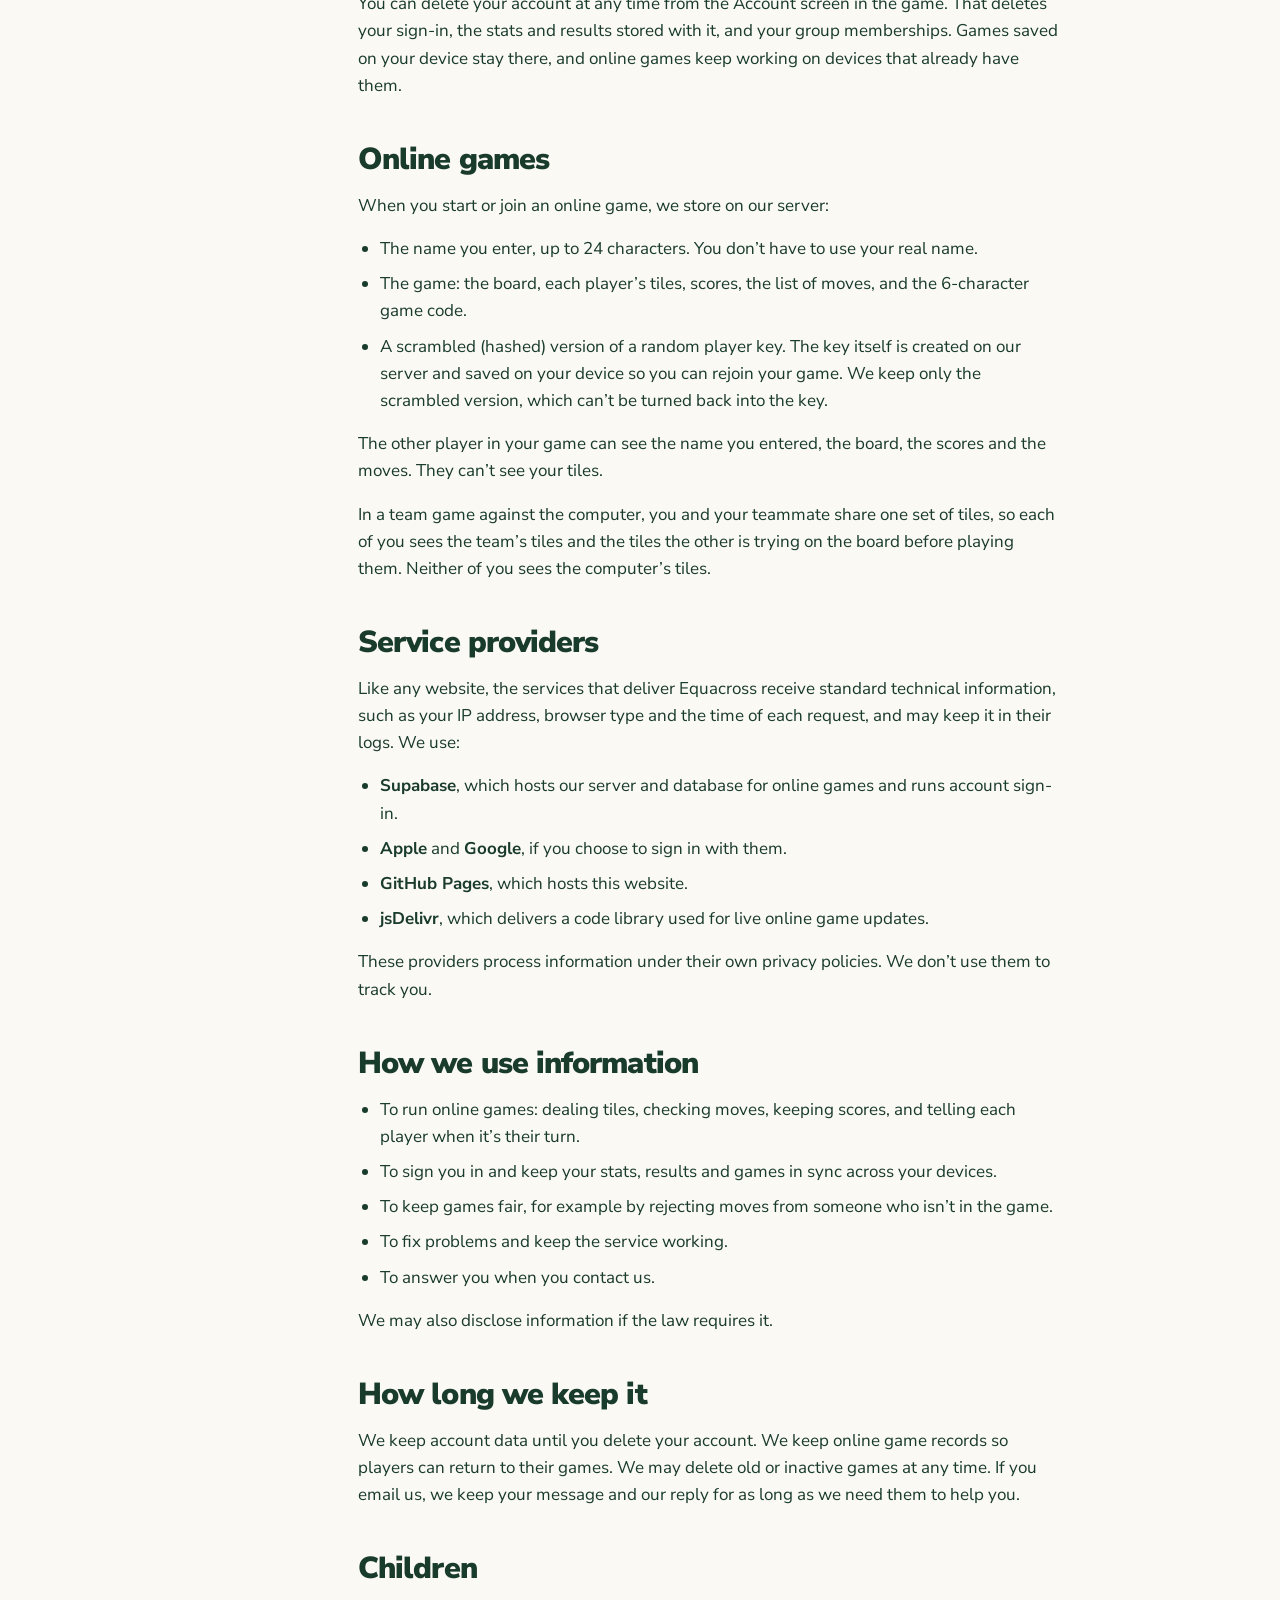
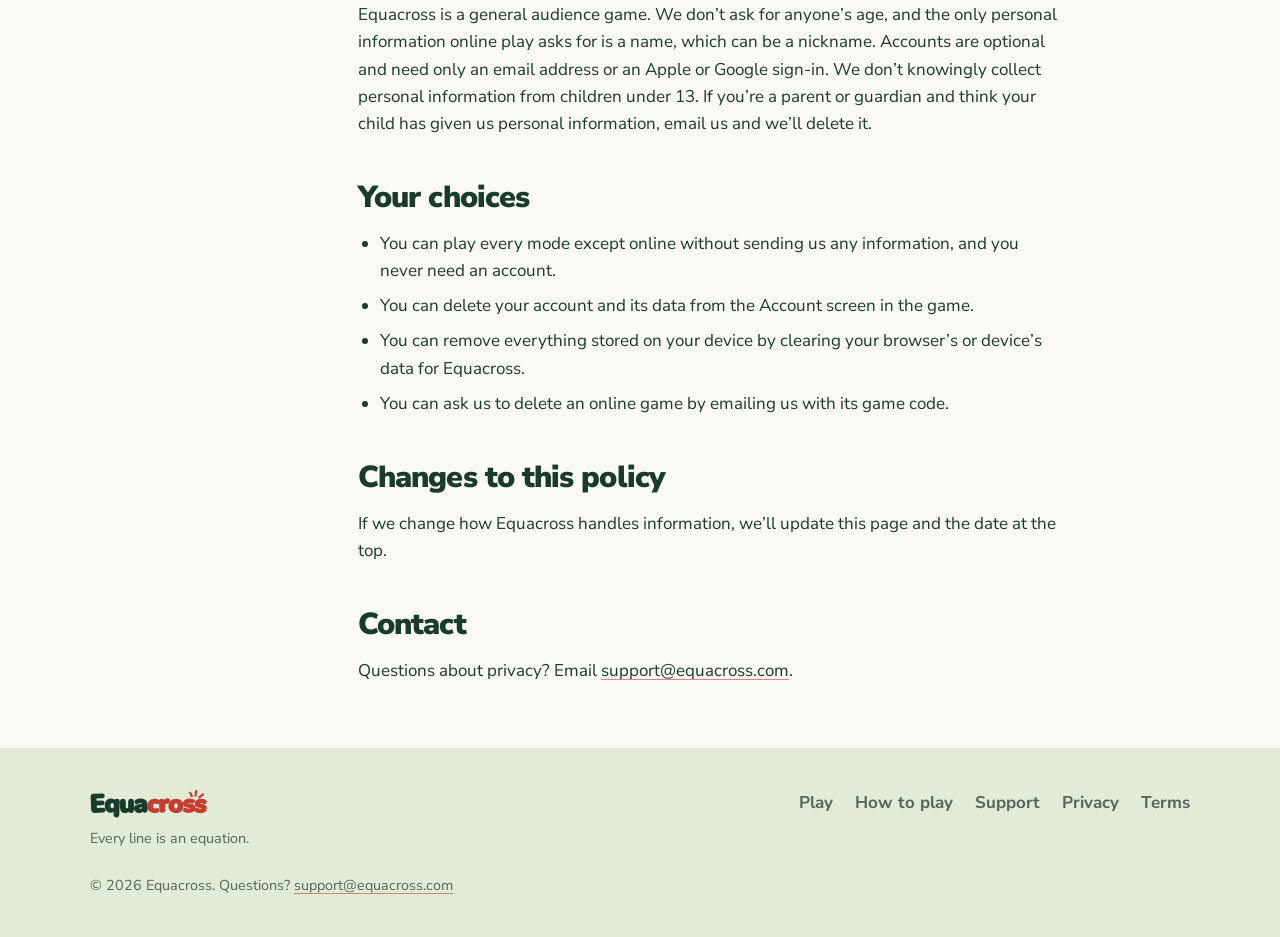
<file: privacy/index.html>
<!doctype html>
<html lang="en">
<head>
<meta charset="utf-8">
<meta name="viewport" content="width=device-width, initial-scale=1, viewport-fit=cover">
<title>Equacross privacy policy</title>
<meta name="description" content="How Equacross handles information: optional accounts, no ads or tracking. Offline games stay on your device; online games store your chosen name and the game.">
<link rel="canonical" href="https://equacross.com/privacy/">
<meta property="og:type" content="website">
<meta property="og:site_name" content="Equacross">
<meta property="og:title" content="Equacross privacy policy">
<meta property="og:description" content="How Equacross handles information: optional accounts, no ads or tracking. Offline games stay on your device; online games store your chosen name and the game.">
<meta property="og:url" content="https://equacross.com/privacy/">
<meta property="og:image" content="https://equacross.com/assets/og.png">
<meta name="twitter:card" content="summary_large_image">
<meta name="theme-color" content="#FBF9F3" media="(prefers-color-scheme: light)">
<meta name="theme-color" content="#0E1C15" media="(prefers-color-scheme: dark)">
<link rel="icon" href="../favicon.ico" sizes="48x48">
<link rel="icon" href="../assets/brand/favicon.svg" type="image/svg+xml">
<link rel="apple-touch-icon" href="../assets/brand/apple-touch-icon.png">
<link rel="manifest" href="../site.webmanifest">
<link rel="preload" href="../assets/fonts/nunito-sans-latin-900-normal.woff2" as="font" type="font/woff2" crossorigin>
<link rel="preload" href="../assets/fonts/nunito-sans-latin-400-normal.woff2" as="font" type="font/woff2" crossorigin>
<link rel="stylesheet" href="../assets/site.css">
</head>
<body data-page="privacy">
<a class="skip" href="#main">Skip to content</a>
<header class="site-head">
  <div class="wrap">
    <a class="brand" href="../" aria-label="Equacross home"><img class="brand-mark" src="../assets/brand/nav-mark.svg" alt="" width="34" height="34"><img class="logo-light" src="../assets/brand/logo-wordmark.svg" alt="Equacross" width="134" height="34"><img class="logo-dark" src="../assets/brand/logo-wordmark-on-dark.svg" alt="Equacross" width="134" height="34"></a>
    <nav class="nav" aria-label="Main"><a class="hide-sm" href="../how-to-play/">How to play</a><a class="" href="../support/">Support</a><a class="btn primary" href="../play/">Play</a></nav>
  </div>
</header>
<main id="main">

<section class="doc-hero"><div class="wrap">
  <span class="eyebrow">Legal</span>
  <h1>Privacy policy</h1>
  <p class="updated">Last updated October 24, 2026</p>
</div></section>
<div class="wrap doc">
  <nav class="toc" aria-label="On this page"><strong>On this page</strong>
    <a href="#summary">Summary</a><a href="#device">On your device</a><a href="#accounts">Accounts</a><a href="#online">Online games</a><a href="#providers">Service providers</a>
    <a href="#use">How we use data</a><a href="#retention">How long we keep it</a><a href="#children">Children</a><a href="#choices">Your choices</a><a href="#changes">Changes</a><a href="#contact">Contact</a>
  </nav>
  <article class="prose">
    <p>This policy explains what information Equacross (“Equacross,” “we,” “us”) collects when you use the Equacross website at equacross.com and the Equacross apps, and how it’s used.</p>

    <h2 id="summary">Summary</h2>
    <ul>
      <li>Accounts are optional. You can play every mode without one.</li>
      <li>There are no ads and no analytics or tracking.</li>
      <li>Games against the computer, pass and play, and puzzles stay on your device.</li>
      <li>Online games store the name you enter and the game itself on our server so both players can play.</li>
      <li>We don’t sell your information or share it for advertising.</li>
    </ul>

    <h2 id="device">Information stored on your device</h2>
    <p>Equacross saves your current game, your daily puzzle results and your settings in your browser’s or device’s local storage, so you can pick up where you left off. This information stays on your device and isn’t sent to us, except for online games as described below.</p>

    <h2 id="accounts">Accounts (optional)</h2>
    <p>You can sign in with Apple, Google or your email address to keep your stats, daily puzzle results and online games on every device. If you sign in, we store:</p>
    <ul>
      <li>Your email address and the sign-in method you used. If you use Sign in with Apple and choose to hide your email, we receive a private relay address from Apple instead.</li>
      <li>An account ID created by our sign-in service.</li>
      <li>The name you choose to show other players, if you set one.</li>
      <li>Your game stats (such as wins, best move and longest equation) from each device you use, and your daily puzzle results.</li>
      <li>Which online games your account is playing.</li>
      <li>The groups you start or join, and each group’s name and invite code.</li>
    </ul>
    <p>We use this only to run your account and sync your games. We don’t send you marketing email. Sign-in emails contain a one-time code or link.</p>
    <p><strong>Groups.</strong> If you join a group, its other members can see the name you chose, whether you’ve solved each daily puzzle, your daily puzzle streaks, and, once they’ve solved that day’s puzzle themselves, your time, checks, reveals and result squares for it. They don’t see your email address. The person who runs a group can remove members, and you can leave a group at any time.</p>
    <p>You can delete your account at any time from the Account screen in the game. That deletes your sign-in, the stats and results stored with it, and your group memberships. Games saved on your device stay there, and online games keep working on devices that already have them.</p>

    <h2 id="online">Online games</h2>
    <p>When you start or join an online game, we store on our server:</p>
    <ul>
      <li>The name you enter, up to 24 characters. You don’t have to use your real name.</li>
      <li>The game: the board, each player’s tiles, scores, the list of moves, and the 6-character game code.</li>
      <li>A scrambled (hashed) version of a random player key. The key itself is created on our server and saved on your device so you can rejoin your game. We keep only the scrambled version, which can’t be turned back into the key.</li>
    </ul>
    <p>The other player in your game can see the name you entered, the board, the scores and the moves. They can’t see your tiles.</p>
    <p>In a team game against the computer, you and your teammate share one set of tiles, so each of you sees the team’s tiles and the tiles the other is trying on the board before playing them. Neither of you sees the computer’s tiles.</p>

    <h2 id="providers">Service providers</h2>
    <p>Like any website, the services that deliver Equacross receive standard technical information, such as your IP address, browser type and the time of each request, and may keep it in their logs. We use:</p>
    <ul>
      <li><strong>Supabase</strong>, which hosts our server and database for online games and runs account sign-in.</li>
      <li><strong>Apple</strong> and <strong>Google</strong>, if you choose to sign in with them.</li>
      <li><strong>GitHub Pages</strong>, which hosts this website.</li>
      <li><strong>jsDelivr</strong>, which delivers a code library used for live online game updates.</li>
    </ul>
    <p>These providers process information under their own privacy policies. We don’t use them to track you.</p>

    <h2 id="use">How we use information</h2>
    <ul>
      <li>To run online games: dealing tiles, checking moves, keeping scores, and telling each player when it’s their turn.</li>
      <li>To sign you in and keep your stats, results and games in sync across your devices.</li>
      <li>To keep games fair, for example by rejecting moves from someone who isn’t in the game.</li>
      <li>To fix problems and keep the service working.</li>
      <li>To answer you when you contact us.</li>
    </ul>
    <p>We may also disclose information if the law requires it.</p>

    <h2 id="retention">How long we keep it</h2>
    <p>We keep account data until you delete your account. We keep online game records so players can return to their games. We may delete old or inactive games at any time. If you email us, we keep your message and our reply for as long as we need them to help you.</p>

    <h2 id="children">Children</h2>
    <p>Equacross is a general audience game. We don’t ask for anyone’s age, and the only personal information online play asks for is a name, which can be a nickname. Accounts are optional and need only an email address or an Apple or Google sign-in. We don’t knowingly collect personal information from children under 13. If you’re a parent or guardian and think your child has given us personal information, email us and we’ll delete it.</p>

    <h2 id="choices">Your choices</h2>
    <ul>
      <li>You can play every mode except online without sending us any information, and you never need an account.</li>
      <li>You can delete your account and its data from the Account screen in the game.</li>
      <li>You can remove everything stored on your device by clearing your browser’s or device’s data for Equacross.</li>
      <li>You can ask us to delete an online game by emailing us with its game code.</li>
    </ul>

    <h2 id="changes">Changes to this policy</h2>
    <p>If we change how Equacross handles information, we’ll update this page and the date at the top.</p>

    <h2 id="contact">Contact</h2>
    <p>Questions about privacy? Email <a href="mailto:support@equacross.com">support@equacross.com</a>.</p>
  </article>
</div>

</main>
<footer class="site-foot">
  <div class="wrap">
    <div style="display:flex;flex-direction:column;gap:8px">
      <a class="brand" href="../" aria-label="Equacross home"><img class="logo-light" src="../assets/brand/logo-wordmark.svg" alt="Equacross" width="118" height="30"><img class="logo-dark" src="../assets/brand/logo-wordmark-on-dark.svg" alt="Equacross" width="118" height="30"></a>
      <p class="fine">Every line is an equation.</p>
    </div>
    <nav class="foot-links" aria-label="Footer">
      <a href="../play/">Play</a><a href="../how-to-play/">How to play</a><a href="../support/">Support</a><a href="../privacy/">Privacy</a><a href="../terms/">Terms</a>
    </nav>
    <p class="fine" style="flex-basis:100%">© 2026 Equacross. Questions? <a href="mailto:support@equacross.com">support@equacross.com</a></p>
  </div>
</footer>
<script src="../assets/site.js" defer></script>
</body>
</html>
</file>
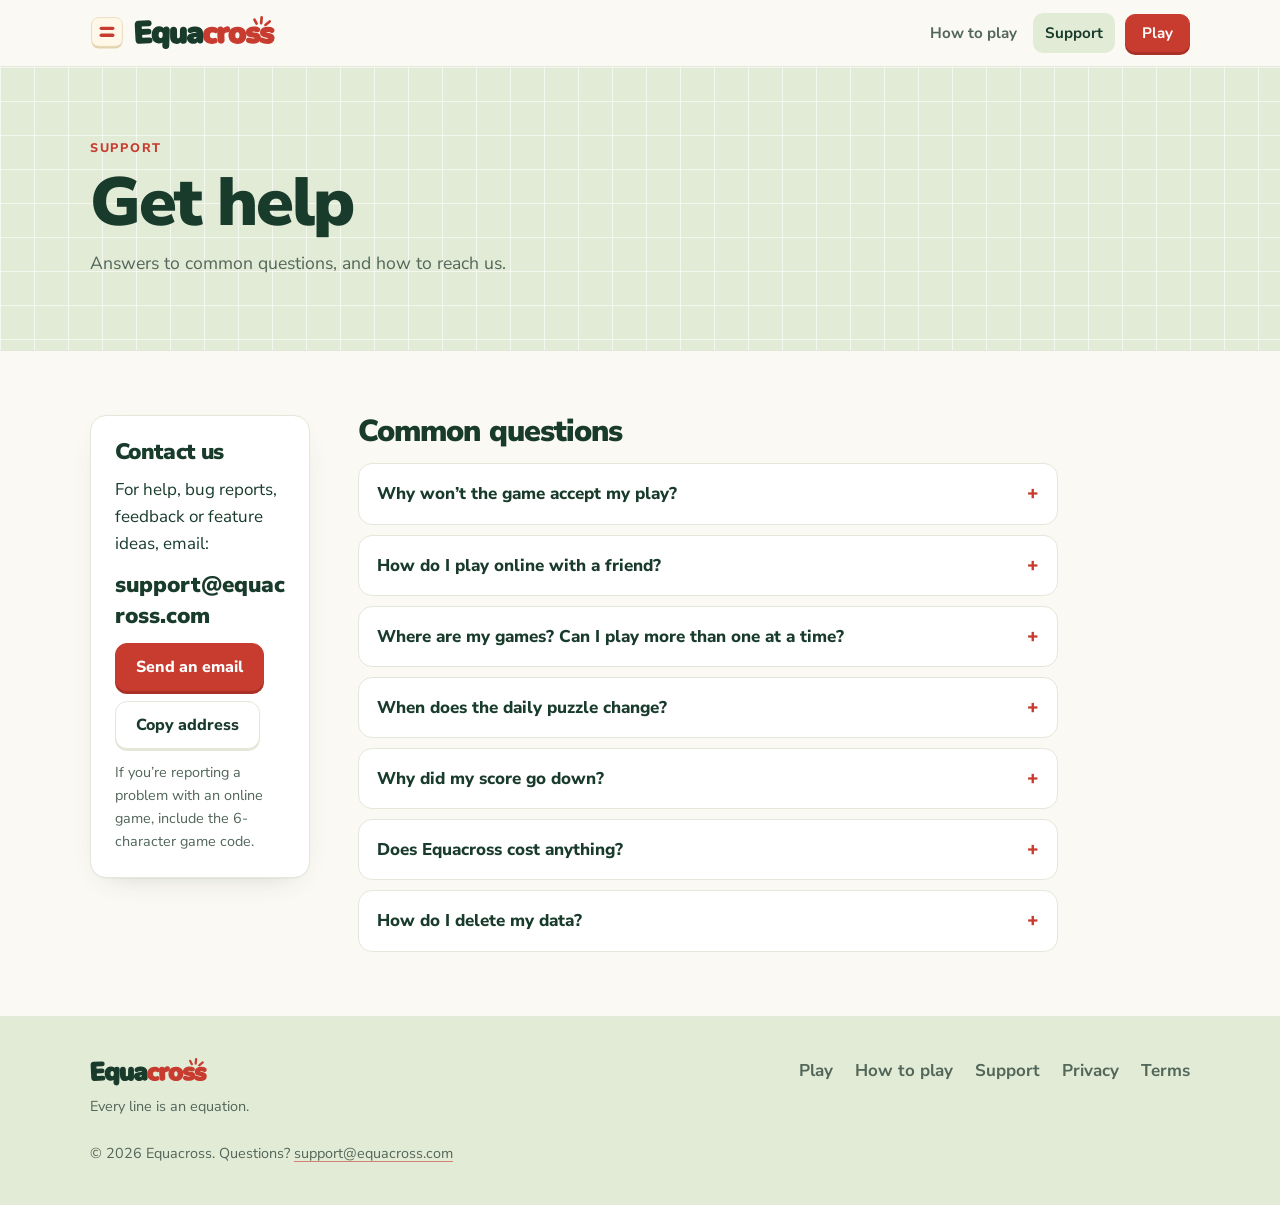
<file: support/index.html>
<!doctype html>
<html lang="en">
<head>
<meta charset="utf-8">
<meta name="viewport" content="width=device-width, initial-scale=1, viewport-fit=cover">
<title>Equacross support</title>
<meta name="description" content="Get help with Equacross: common questions about rules, online games and the daily puzzle, and how to contact us.">
<link rel="canonical" href="https://equacross.com/support/">
<meta property="og:type" content="website">
<meta property="og:site_name" content="Equacross">
<meta property="og:title" content="Equacross support">
<meta property="og:description" content="Get help with Equacross: common questions about rules, online games and the daily puzzle, and how to contact us.">
<meta property="og:url" content="https://equacross.com/support/">
<meta property="og:image" content="https://equacross.com/assets/og.png">
<meta name="twitter:card" content="summary_large_image">
<meta name="theme-color" content="#FBF9F3" media="(prefers-color-scheme: light)">
<meta name="theme-color" content="#0E1C15" media="(prefers-color-scheme: dark)">
<link rel="icon" href="../favicon.ico" sizes="48x48">
<link rel="icon" href="../assets/brand/favicon.svg" type="image/svg+xml">
<link rel="apple-touch-icon" href="../assets/brand/apple-touch-icon.png">
<link rel="manifest" href="../site.webmanifest">
<link rel="preload" href="../assets/fonts/nunito-sans-latin-900-normal.woff2" as="font" type="font/woff2" crossorigin>
<link rel="preload" href="../assets/fonts/nunito-sans-latin-400-normal.woff2" as="font" type="font/woff2" crossorigin>
<link rel="stylesheet" href="../assets/site.css">
</head>
<body data-page="support">
<a class="skip" href="#main">Skip to content</a>
<header class="site-head">
  <div class="wrap">
    <a class="brand" href="../" aria-label="Equacross home"><img class="brand-mark" src="../assets/brand/nav-mark.svg" alt="" width="34" height="34"><img class="logo-light" src="../assets/brand/logo-wordmark.svg" alt="Equacross" width="134" height="34"><img class="logo-dark" src="../assets/brand/logo-wordmark-on-dark.svg" alt="Equacross" width="134" height="34"></a>
    <nav class="nav" aria-label="Main"><a class="hide-sm" href="../how-to-play/">How to play</a><a class="" href="../support/" aria-current="page">Support</a><a class="btn primary" href="../play/">Play</a></nav>
  </div>
</header>
<main id="main">

<section class="doc-hero"><div class="wrap">
  <span class="eyebrow">Support</span>
  <h1>Get help</h1>
  <p>Answers to common questions, and how to reach us.</p>
</div></section>
<div class="wrap doc">
  <div class="contact-card" style="align-self:start">
    <h2 style="font-size:1.4rem">Contact us</h2>
    <p>For help, bug reports, feedback or feature ideas, email:</p>
    <span class="mail">support@equacross.com</span>
    <div class="copy-row"><a class="btn primary" href="mailto:support@equacross.com?subject=Equacross%20support">Send an email</a><button class="btn" type="button" data-copy="support@equacross.com">Copy address</button></div>
    <p class="fine">If you’re reporting a problem with an online game, include the 6-character game code.</p>
  </div>
  <div class="prose">
    <h2 id="faq">Common questions</h2>
    <div class="faq">
      <details><summary>Why won’t the game accept my play?</summary><div>
        <p>Every line of touching tiles, across and down, has to read as a true equation, including lines your tiles create sideways. The panel next to the board shows which line failed and why.</p>
        <p>Common causes: two tiles side by side with nothing else in the line, a number that starts with 0, or multiplying by 0 or dividing 0, which don’t count. See <a href="../how-to-play/#rules">the equation rules</a>.</p>
      </div></details>
      <details><summary>How do I play online with a friend?</summary><div>
        <p>Choose New game, then Online, then Start a game. Send your friend the 6-character code or the link. They choose Join a game and enter the code, or just open the link.</p>
      </div></details>
      <details><summary>Where are my games? Can I play more than one at a time?</summary><div>
        <p>Yes. Every game you start is saved on that device: games against the computer, pass and play, puzzles and online games. Tap <strong>My games</strong> to see them all and switch between them. Online games that are waiting on you say “Your turn.”</p>
        <p>Games are saved in the browser you played them in. Clearing your browser’s data for this site, or using a private window, removes them from that device.</p>
      </div></details>
      <details><summary>When does the daily puzzle change?</summary><div>
        <p>At midnight in your own time zone. Everyone gets the same puzzle on the same date.</p>
      </div></details>
      <details><summary>Why did my score go down?</summary><div>
        <p>Using Show a move costs points, and at the end of the game the points on any tiles left in your rack are subtracted. See <a href="../how-to-play/#turns">turn options</a> and <a href="../how-to-play/#ending">ending the game</a>.</p>
      </div></details>
      <details><summary>Does Equacross cost anything?</summary><div>
        <p>Playing in your browser is free. Details for the iPhone app will be listed on the App Store when it’s released.</p>
      </div></details>
      <details><summary>How do I delete my data?</summary><div>
        <p>Games against the computer, pass and play, and puzzles are stored only on your device. Clearing your browser’s data for this site removes them.</p>
        <p>For online games, email <a href="mailto:support@equacross.com">support@equacross.com</a> with the game code and we’ll delete that game from our server. See the <a href="../privacy/">privacy policy</a> for details.</p>
      </div></details>
    </div>
  </div>
</div>

</main>
<footer class="site-foot">
  <div class="wrap">
    <div style="display:flex;flex-direction:column;gap:8px">
      <a class="brand" href="../" aria-label="Equacross home"><img class="logo-light" src="../assets/brand/logo-wordmark.svg" alt="Equacross" width="118" height="30"><img class="logo-dark" src="../assets/brand/logo-wordmark-on-dark.svg" alt="Equacross" width="118" height="30"></a>
      <p class="fine">Every line is an equation.</p>
    </div>
    <nav class="foot-links" aria-label="Footer">
      <a href="../play/">Play</a><a href="../how-to-play/">How to play</a><a href="../support/">Support</a><a href="../privacy/">Privacy</a><a href="../terms/">Terms</a>
    </nav>
    <p class="fine" style="flex-basis:100%">© 2026 Equacross. Questions? <a href="mailto:support@equacross.com">support@equacross.com</a></p>
  </div>
</footer>
<script src="../assets/site.js" defer></script>
</body>
</html>
</file>
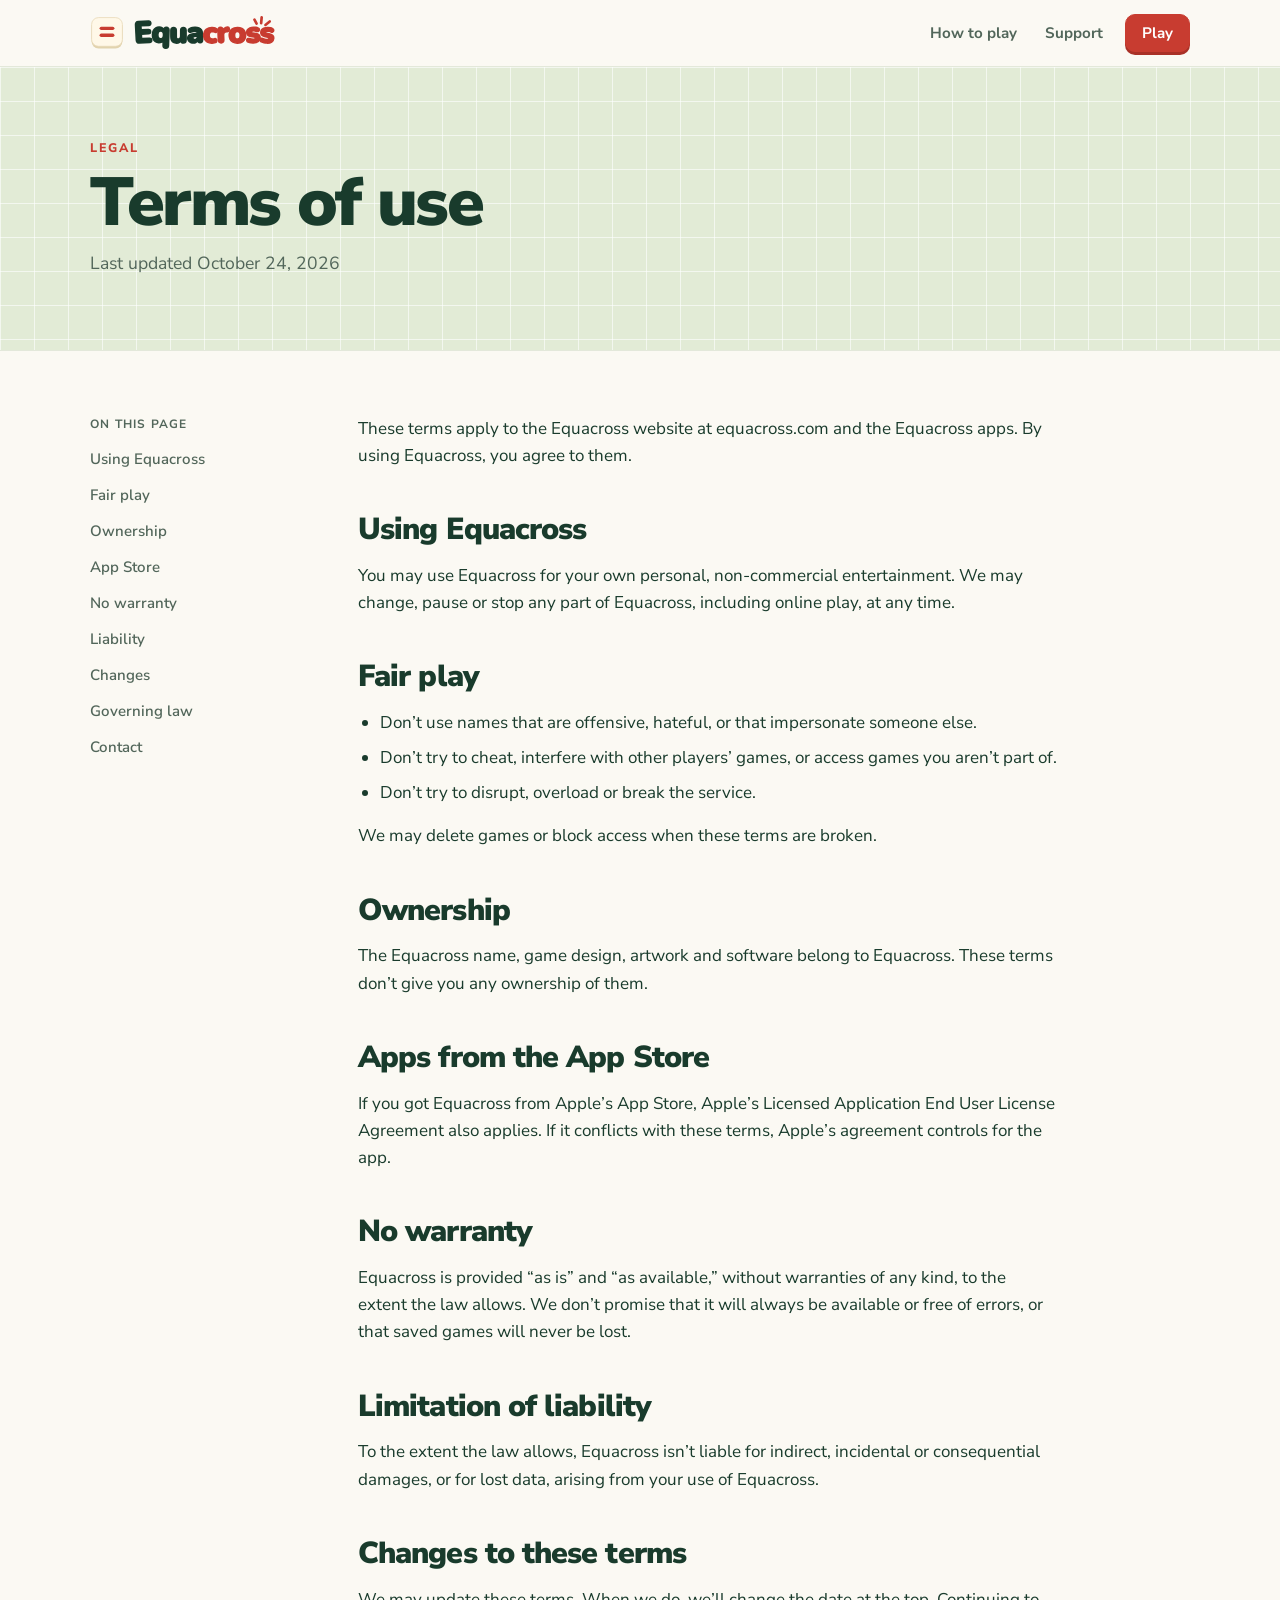
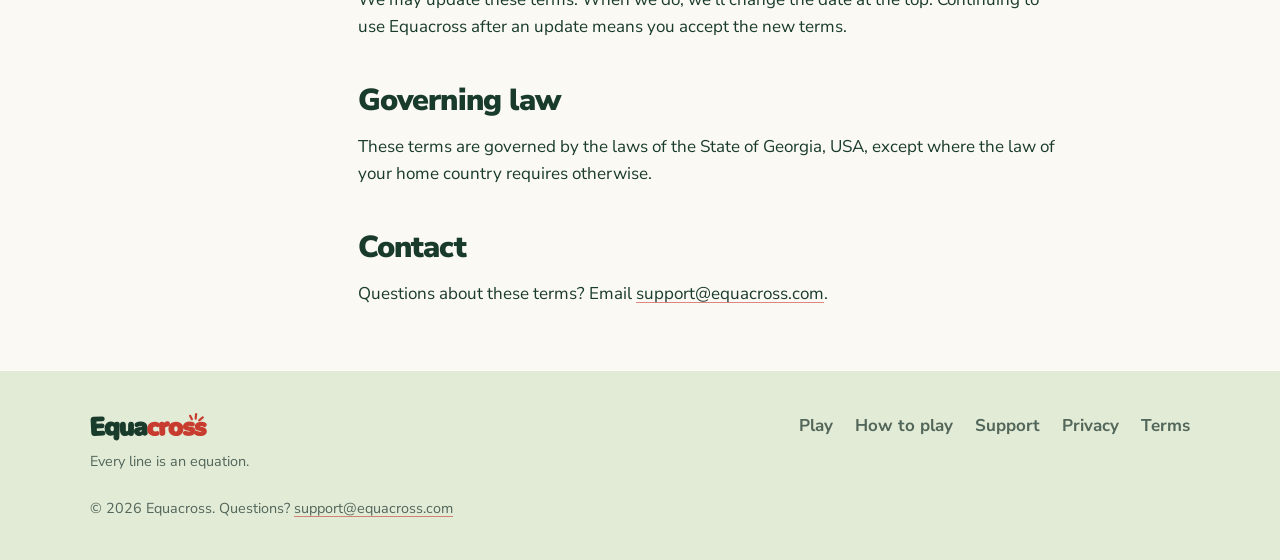
<file: terms/index.html>
<!doctype html>
<html lang="en">
<head>
<meta charset="utf-8">
<meta name="viewport" content="width=device-width, initial-scale=1, viewport-fit=cover">
<title>Equacross terms of use</title>
<meta name="description" content="The terms for using the Equacross website and apps: fair play, ownership, and the usual legal fine print.">
<link rel="canonical" href="https://equacross.com/terms/">
<meta property="og:type" content="website">
<meta property="og:site_name" content="Equacross">
<meta property="og:title" content="Equacross terms of use">
<meta property="og:description" content="The terms for using the Equacross website and apps: fair play, ownership, and the usual legal fine print.">
<meta property="og:url" content="https://equacross.com/terms/">
<meta property="og:image" content="https://equacross.com/assets/og.png">
<meta name="twitter:card" content="summary_large_image">
<meta name="theme-color" content="#FBF9F3" media="(prefers-color-scheme: light)">
<meta name="theme-color" content="#0E1C15" media="(prefers-color-scheme: dark)">
<link rel="icon" href="../favicon.ico" sizes="48x48">
<link rel="icon" href="../assets/brand/favicon.svg" type="image/svg+xml">
<link rel="apple-touch-icon" href="../assets/brand/apple-touch-icon.png">
<link rel="manifest" href="../site.webmanifest">
<link rel="preload" href="../assets/fonts/nunito-sans-latin-900-normal.woff2" as="font" type="font/woff2" crossorigin>
<link rel="preload" href="../assets/fonts/nunito-sans-latin-400-normal.woff2" as="font" type="font/woff2" crossorigin>
<link rel="stylesheet" href="../assets/site.css">
</head>
<body data-page="terms">
<a class="skip" href="#main">Skip to content</a>
<header class="site-head">
  <div class="wrap">
    <a class="brand" href="../" aria-label="Equacross home"><img class="brand-mark" src="../assets/brand/nav-mark.svg" alt="" width="34" height="34"><img class="logo-light" src="../assets/brand/logo-wordmark.svg" alt="Equacross" width="134" height="34"><img class="logo-dark" src="../assets/brand/logo-wordmark-on-dark.svg" alt="Equacross" width="134" height="34"></a>
    <nav class="nav" aria-label="Main"><a class="hide-sm" href="../how-to-play/">How to play</a><a class="" href="../support/">Support</a><a class="btn primary" href="../play/">Play</a></nav>
  </div>
</header>
<main id="main">

<section class="doc-hero"><div class="wrap">
  <span class="eyebrow">Legal</span>
  <h1>Terms of use</h1>
  <p class="updated">Last updated October 24, 2026</p>
</div></section>
<div class="wrap doc">
  <nav class="toc" aria-label="On this page"><strong>On this page</strong>
    <a href="#using">Using Equacross</a><a href="#conduct">Fair play</a><a href="#ip">Ownership</a><a href="#apple">App Store</a><a href="#warranty">No warranty</a><a href="#liability">Liability</a><a href="#changes">Changes</a><a href="#law">Governing law</a><a href="#contact">Contact</a>
  </nav>
  <article class="prose">
    <p>These terms apply to the Equacross website at equacross.com and the Equacross apps. By using Equacross, you agree to them.</p>

    <h2 id="using">Using Equacross</h2>
    <p>You may use Equacross for your own personal, non-commercial entertainment. We may change, pause or stop any part of Equacross, including online play, at any time.</p>

    <h2 id="conduct">Fair play</h2>
    <ul>
      <li>Don’t use names that are offensive, hateful, or that impersonate someone else.</li>
      <li>Don’t try to cheat, interfere with other players’ games, or access games you aren’t part of.</li>
      <li>Don’t try to disrupt, overload or break the service.</li>
    </ul>
    <p>We may delete games or block access when these terms are broken.</p>

    <h2 id="ip">Ownership</h2>
    <p>The Equacross name, game design, artwork and software belong to Equacross. These terms don’t give you any ownership of them.</p>

    <h2 id="apple">Apps from the App Store</h2>
    <p>If you got Equacross from Apple’s App Store, Apple’s Licensed Application End User License Agreement also applies. If it conflicts with these terms, Apple’s agreement controls for the app.</p>

    <h2 id="warranty">No warranty</h2>
    <p>Equacross is provided “as is” and “as available,” without warranties of any kind, to the extent the law allows. We don’t promise that it will always be available or free of errors, or that saved games will never be lost.</p>

    <h2 id="liability">Limitation of liability</h2>
    <p>To the extent the law allows, Equacross isn’t liable for indirect, incidental or consequential damages, or for lost data, arising from your use of Equacross.</p>

    <h2 id="changes">Changes to these terms</h2>
    <p>We may update these terms. When we do, we’ll change the date at the top. Continuing to use Equacross after an update means you accept the new terms.</p>

    <h2 id="law">Governing law</h2>
    <p>These terms are governed by the laws of the State of Georgia, USA, except where the law of your home country requires otherwise.</p>

    <h2 id="contact">Contact</h2>
    <p>Questions about these terms? Email <a href="mailto:support@equacross.com">support@equacross.com</a>.</p>
  </article>
</div>

</main>
<footer class="site-foot">
  <div class="wrap">
    <div style="display:flex;flex-direction:column;gap:8px">
      <a class="brand" href="../" aria-label="Equacross home"><img class="logo-light" src="../assets/brand/logo-wordmark.svg" alt="Equacross" width="118" height="30"><img class="logo-dark" src="../assets/brand/logo-wordmark-on-dark.svg" alt="Equacross" width="118" height="30"></a>
      <p class="fine">Every line is an equation.</p>
    </div>
    <nav class="foot-links" aria-label="Footer">
      <a href="../play/">Play</a><a href="../how-to-play/">How to play</a><a href="../support/">Support</a><a href="../privacy/">Privacy</a><a href="../terms/">Terms</a>
    </nav>
    <p class="fine" style="flex-basis:100%">© 2026 Equacross. Questions? <a href="mailto:support@equacross.com">support@equacross.com</a></p>
  </div>
</footer>
<script src="../assets/site.js" defer></script>
</body>
</html>
</file>
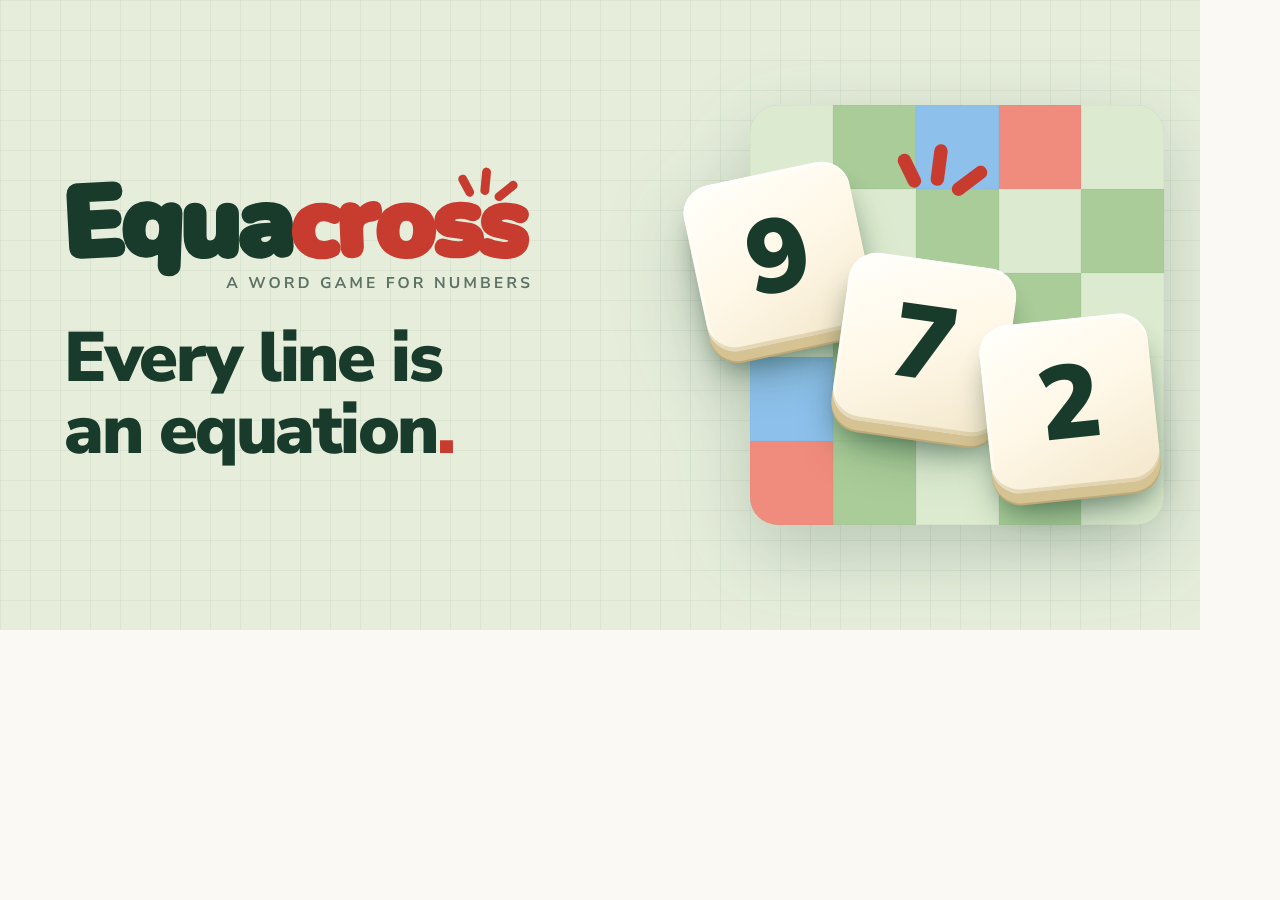
<file: tools/og.html>
<!doctype html><html><head><meta charset="utf-8"><link rel="stylesheet" href="../assets/site.css">
<style>html,body{margin:0;width:1200px;height:630px;overflow:hidden}
.og{width:1200px;height:630px;display:grid;grid-template-columns:600px 1fr;align-items:center;gap:30px;padding:0 64px;box-sizing:border-box;background:#E6EEDB;background-image:linear-gradient(rgba(25,59,44,.055) 1px,transparent 1px),linear-gradient(90deg,rgba(25,59,44,.055) 1px,transparent 1px);background-size:30px 30px}
.og .l{display:flex;flex-direction:column;gap:30px}.og img{width:470px}
.og h1{font-size:70px}.og .hero-art{width:470px}.og .ht{font-size:104px;animation:none}</style></head>
<body><div class="og"><div class="l"><img src="../assets/brand/logo.svg" alt=""><h1>Every line is an equation<span class="op">.</span></h1></div>
<figure class="hero-art"><div class="hero-board"><i class="cl"></i><i class="cm"></i><i class="cb"></i><i class="cc"></i><i class="cl"></i><i class="cm"></i><i class="cl"></i><i class="cm"></i><i class="cl"></i><i class="cm"></i><i class="cl"></i><i class="cm"></i><i class="cl"></i><i class="cm"></i><i class="cl"></i><i class="cb"></i><i class="cm"></i><i class="cl"></i><i class="cm"></i><i class="cl"></i><i class="cc"></i><i class="cm"></i><i class="cl"></i><i class="cm"></i><i class="cl"></i></div><span class="ht ht1">9</span><span class="ht ht2">7</span><span class="ht ht3">2</span><svg class="spark" viewBox="-14 -48 70 42" aria-hidden="true"><g stroke="var(--coral)" stroke-width="10" stroke-linecap="round" fill="none"><line x1="0" y1="-19" x2="-8" y2="-34"/><line x1="17" y1="-21" x2="19" y2="-42"/><line x1="33" y1="-14" x2="49" y2="-27"/></g></svg></figure></div></body></html>
</file>
<file: assets/site.css>
/* Equacross site. Brand tokens match play/index.html. */
@font-face { font-family: "Nunito Sans"; font-weight: 400; font-display: swap; src: url(fonts/nunito-sans-latin-400-normal.woff2) format("woff2"); }
@font-face { font-family: "Nunito Sans"; font-weight: 600; font-display: swap; src: url(fonts/nunito-sans-latin-600-normal.woff2) format("woff2"); }
@font-face { font-family: "Nunito Sans"; font-weight: 700; font-display: swap; src: url(fonts/nunito-sans-latin-700-normal.woff2) format("woff2"); }
@font-face { font-family: "Nunito Sans"; font-weight: 800; font-display: swap; src: url(fonts/nunito-sans-latin-800-normal.woff2) format("woff2"); }
@font-face { font-family: "Nunito Sans"; font-weight: 900; font-display: swap; src: url(fonts/nunito-sans-latin-900-normal.woff2) format("woff2"); }

:root {
  /* palette (brand guide) */
  --forest: #193B2C; --coral: #C83C30; --sage: #E2EBD6; --cream: #FFF8E8; --blue: #91B9D8;
  /* derived */
  --forest-ink: #193B2C; --coral-press: #A93127; --coral-soft: #F6D2CE; --sage-deep: #C9D9B8; --sage-line: #D3E0C4;
  --bg: #FBF9F3; --card: #FFFFFF; --line: #E3E8DA; --ink: #193B2C; --muted: #52665A;
  --tile: #FFF8E8; --tile-edge: #E2D3AE; --tile-ink: #193B2C; --tile-new: #FFF1C7;
  --ok: #2E7D4F;
  --f-head: "Nunito Sans", system-ui, -apple-system, "Segoe UI", sans-serif;
  --f-body: "Nunito Sans", system-ui, -apple-system, "Segoe UI", sans-serif;
  --r-sm: 10px; --r-md: 16px; --r-lg: 22px;
  --sh-card: 0 1px 0 rgba(25, 59, 44, .04), 0 10px 30px -18px rgba(25, 59, 44, .28);
  --sh-tile: 0 .1em 0 var(--tile-edge), 0 .18em .32em rgba(25, 59, 44, .22);
  --max: 1140px;
  color-scheme: light;
}
@media (prefers-color-scheme: dark) {
  :root {
    --forest-ink: #E6EFDC; --coral: #E8584B; --coral-press: #C83C30; --coral-soft: #4A2620; --sage: #16251C; --sage-deep: #24382B; --sage-line: #24382B;
    --bg: #0E1C15; --card: #142219; --line: #26392D; --ink: #E6EFDC; --muted: #9DB09F;
    --tile: #FFF8E8; --tile-edge: #C9B88B; --tile-ink: #193B2C; --tile-new: #FFE9A6;
    --ok: #6CC690;
    --sh-card: 0 10px 30px -18px rgba(0, 0, 0, .6);
    color-scheme: dark;
  }
}

* { box-sizing: border-box; }
html { -webkit-text-size-adjust: 100%; touch-action: manipulation; }
body { margin: 0; background: var(--bg); color: var(--ink); font: 400 17px/1.6 var(--f-body); }
img, svg { max-width: 100%; }
a { color: inherit; text-decoration-color: color-mix(in srgb, var(--coral) 60%, transparent); text-underline-offset: 3px; }
a:hover { color: var(--coral); }
:focus-visible { outline: 3px solid var(--coral); outline-offset: 3px; border-radius: 6px; }
[hidden] { display: none !important; }
.wrap { max-width: var(--max); margin: 0 auto; padding-left: max(20px, env(safe-area-inset-left, 0px)); padding-right: max(20px, env(safe-area-inset-right, 0px)); }
.skip { position: absolute; left: -999px; top: 8px; background: var(--card); padding: 8px 12px; border-radius: 8px; z-index: 20; }
.skip:focus { left: 12px; }

/* logo light / dark */
.logo-dark { display: none; }
@media (prefers-color-scheme: dark) { .logo-light { display: none; } .logo-dark { display: block; } }

/* header */
.site-head { position: sticky; top: 0; z-index: 10; background: color-mix(in srgb, var(--bg) 90%, transparent); backdrop-filter: blur(10px); -webkit-backdrop-filter: blur(10px); border-bottom: 1px solid var(--line); padding-top: env(safe-area-inset-top, 0px); }
.site-head .wrap { display: flex; align-items: center; justify-content: space-between; gap: 16px; min-height: 66px; }
.brand { display: inline-flex; align-items: center; gap: 10px; text-decoration: none; flex-shrink: 0; }
.brand img { height: 36px; width: auto; }
.brand .brand-mark { height: 34px; }
.site-foot .brand img { height: 30px; }
.nav { display: flex; align-items: center; gap: 4px; flex-wrap: wrap; justify-content: flex-end; }
.nav a { text-decoration: none; font-weight: 700; font-size: .95rem; padding: 8px 12px; border-radius: 10px; color: var(--muted); }
.nav a:hover, .nav a[aria-current="page"] { color: var(--ink); background: var(--sage); }
@media (max-width: 640px) { .nav .hide-sm { display: none; } .brand img { height: 28px; } .brand .brand-mark { height: 28px; } }

/* buttons */
.btn { display: inline-flex; align-items: center; justify-content: center; gap: 8px; font: 800 1rem var(--f-body); text-decoration: none; padding: 12px 20px; border-radius: 12px; border: 1px solid var(--line); background: var(--card); color: var(--ink); cursor: pointer; transition: transform .12s, box-shadow .12s, filter .12s; box-shadow: 0 2px 0 var(--line); }
.btn:hover { color: var(--ink); transform: translateY(-1px); }
.btn:active { transform: translateY(1px); box-shadow: 0 0 0 var(--line); }
.btn.primary { background: var(--coral); border-color: var(--coral); color: #fff; box-shadow: 0 3px 0 var(--coral-press); }
.btn.primary:hover { filter: brightness(1.05); color: #fff; }
.btn.primary:active { box-shadow: 0 0 0 var(--coral-press); transform: translateY(3px); }
.btn.big { font-size: 1.08rem; padding: 15px 26px; border-radius: 14px; }
.nav .btn { padding: 8px 16px; font-size: .95rem; color: #fff; margin-left: 6px; }
.nav .btn:hover { background: var(--coral); color: #fff; }
.soon { display: inline-flex; align-items: center; gap: 8px; font-weight: 700; color: var(--muted); font-size: .95rem; }
.soon::before { content: ""; width: 8px; height: 8px; border-radius: 50%; background: var(--ok); }

/* type */
/* type scale: hero 40-68px, section 30-42px, card 18-20px, body 17px */
h1, h2, h3 { font-family: var(--f-head); color: var(--forest-ink); text-wrap: balance; margin: 0; line-height: 1.08; }
h1 { font-weight: 900; font-size: clamp(2.5rem, 5.6vw, 4.25rem); line-height: 1.02; letter-spacing: -.035em; }
h2 { font-weight: 900; font-size: clamp(1.85rem, 3.6vw, 2.6rem); letter-spacing: -.03em; }
h3 { font-weight: 800; font-size: clamp(1.1rem, 1.6vw, 1.25rem); line-height: 1.25; letter-spacing: -.01em; }
p { margin: 0; }
.lede { font-size: clamp(1.1rem, 2.2vw, 1.28rem); color: var(--muted); max-width: 34ch; }
.eyebrow { font: 800 .78rem var(--f-body); text-transform: uppercase; letter-spacing: .14em; color: var(--coral); }
.num { font-family: var(--f-body); font-weight: 900; font-variant-numeric: tabular-nums; }
.op { color: var(--coral); }

/* tiles */
.tiles { display: flex; gap: 6px; flex-wrap: wrap; padding-bottom: .2em; }
.t { width: 2.3em; height: 2.4em; border-radius: .34em; background: linear-gradient(180deg, #FFFCF3, var(--tile)); color: var(--tile-ink); box-shadow: var(--sh-tile), inset 0 0 0 1px rgba(25, 59, 44, .06); display: grid; place-items: center; font: 900 1em var(--f-body); position: relative; }
.t small { position: absolute; right: .3em; bottom: .2em; font-size: .36em; opacity: .6; font-weight: 800; }
.t.gap { background: transparent; box-shadow: inset 0 0 0 2px var(--sage-deep); }
.t.new { background: linear-gradient(180deg, #FFF8DA, var(--tile-new)); box-shadow: var(--sh-tile), 0 0 0 2px var(--coral); }

/* hero */
.hero { position: relative; overflow: hidden; border-bottom: 1px solid var(--line); background-color: var(--sage); background-image: linear-gradient(var(--sage-line) 1.5px, transparent 1.5px), linear-gradient(90deg, var(--sage-line) 1.5px, transparent 1.5px); background-size: 34px 34px; background-position: -1px -1px; }
@media (prefers-color-scheme: light) { .hero { background-color: #E6EEDB; background-image: linear-gradient(rgba(25,59,44,.055) 1px, transparent 1px), linear-gradient(90deg, rgba(25,59,44,.055) 1px, transparent 1px); background-size: 30px 30px; } }
.hero .wrap { display: grid; grid-template-columns: minmax(0, 1fr) minmax(0, 1.05fr); gap: 32px; align-items: center; padding-block: clamp(28px, 4.5vw, 56px); }
@media (max-width: 860px) { .hero .wrap { grid-template-columns: minmax(0, 1fr); gap: 24px; } .hero-art { justify-self: center; width: min(94%, 380px); } }
.hero-copy { display: flex; flex-direction: column; gap: 22px; }
.hero .lede { max-width: 44ch; }
.cta-row { display: flex; flex-wrap: wrap; gap: 14px 20px; align-items: center; margin-top: 4px; }

/* hero illustration: a flat sage board with three big raised tiles stepping down it */
.hero-art { margin: 0; position: relative; justify-self: end; width: min(100%, 560px); aspect-ratio: 1.12 / 1; filter: drop-shadow(0 26px 40px rgba(25, 59, 44, .22)); }
.hero-board { position: absolute; left: 12%; right: 0; top: 0; bottom: 0; display: grid; grid-template-columns: repeat(5, 1fr); grid-template-rows: repeat(5, 1fr); gap: 0; background: #B9D4A8; border-radius: 28px; overflow: hidden; box-shadow: inset 0 0 0 1px rgba(25,59,44,.06); }
.hero-board i { background: #DCEBCF; box-shadow: inset 0 0 0 .5px rgba(25,59,44,.05); }
.hero-board i.cm { background: #A9CC98; }
.hero-board i.cb { background: #8DC0EA; }
.hero-board i.cc { background: #F08C7E; }
@media (prefers-color-scheme: dark) { .hero-board { background: #1E3227; } .hero-board i { background: #284034; } .hero-board i.cm { background: #2F4A3B; } .hero-board i.cb { background: #4E7593; } .hero-board i.cc { background: #9A4A40; } }
.ht { position: absolute; width: 36%; aspect-ratio: 1; border-radius: 17%; display: grid; place-items: center; font: 900 clamp(4.2rem, 11.5vw, 7.6rem)/1 var(--f-body); color: var(--forest); letter-spacing: 0;
  background: linear-gradient(155deg, #FFFFFB 0%, #FFF8E8 50%, #F3E7CB 100%);
  box-shadow: inset 0 3px 0 rgba(255,255,255,.95), inset 0 -4px 0 rgba(190, 168, 116, .35), inset 3px 0 0 rgba(255,255,255,.5), 0 10px 0 #D6C394, 0 12px 0 #BFA977, 0 22px 26px -6px rgba(25, 59, 44, .45), 0 40px 50px -20px rgba(25, 59, 44, .35);
  animation: settle .6s cubic-bezier(.2, .9, .3, 1.2) both; }
.ht1 { left: 0; top: 16%; rotate: -12deg; }
.ht2 { left: 31%; top: 37%; rotate: 8deg; animation-delay: .07s; }
.ht3 { left: 62%; top: 51%; rotate: -6deg; animation-delay: .14s; }
@keyframes settle { from { opacity: 0; translate: 0 -24px; } to { opacity: 1; translate: 0 0; } }
.hero-art .spark { position: absolute; width: 20%; left: 43%; top: 9%; rotate: 2deg; z-index: 1; }
@media (max-width: 520px) { .ht { font-size: clamp(3.4rem, 18vw, 5.4rem); } }

/* feature cards */
.features { background: var(--bg); }
.feature-row { display: grid; grid-template-columns: repeat(4, minmax(0, 1fr)); gap: 18px; padding-block: clamp(20px, 3vw, 32px) clamp(28px, 4vw, 44px); }
@media (max-width: 900px) { .feature-row { grid-template-columns: repeat(2, minmax(0, 1fr)); } }
@media (max-width: 420px) { .feature-row { gap: 10px; } .feature { padding: 18px 10px 16px; } .feature svg { width: 46px; height: 46px; } }
.feature { background: #FFFEFB; border: 1px solid #E2E6DA; border-radius: 16px; padding: 24px 16px 20px; display: flex; flex-direction: column; align-items: center; text-align: center; gap: 4px; box-shadow: 0 1px 2px rgba(25,59,44,.04), 0 8px 22px -14px rgba(25,59,44,.22); min-width: 0; transition: transform .15s, box-shadow .15s; }
.feature:hover { transform: translateY(-2px); box-shadow: 0 1px 2px rgba(25,59,44,.04), 0 14px 28px -14px rgba(25,59,44,.3); }
.feature svg { width: 56px; height: 56px; margin-bottom: 10px; }
.feature h3 { font-size: 1.12rem; font-weight: 800; letter-spacing: -.01em; }
.feature p { color: var(--muted); font-size: .95rem; line-height: 1.4; max-width: 24ch; text-wrap: balance; }

/* demo */
.demo { background: var(--card); border: 1px solid var(--line); border-radius: var(--r-lg); padding: clamp(20px, 4vw, 32px); box-shadow: var(--sh-card); display: flex; flex-direction: column; gap: 18px; min-width: 0; }
.demo .tiles { font-size: clamp(18px, 4.6vw, 28px); min-height: 2.7em; }
.demo .t { transition: transform .35s cubic-bezier(.2, .9, .3, 1.3), background .3s; }
.demo .t.drop { animation: drop .45s cubic-bezier(.2, .9, .3, 1.3); }
@keyframes drop { from { transform: translateY(-1.2em) scale(.85); opacity: 0; } to { transform: none; opacity: 1; } }
.demo-eq { font: 900 clamp(1.4rem, 4vw, 2rem) var(--f-body); min-height: 1.4em; display: flex; flex-wrap: wrap; gap: .3em; align-items: baseline; }
.demo-eq .v { color: var(--ok); font-size: .62em; font-weight: 800; }
.demo-note { color: var(--muted); font-size: .98rem; min-height: 3.2em; }
.demo-steps { display: flex; gap: 6px; }
.demo-steps button { width: 28px; height: 6px; border-radius: 3px; border: 0; background: var(--line); cursor: pointer; padding: 0; }
.demo-steps button[aria-current="true"] { background: var(--coral); }

/* sections */
.section { padding-block: clamp(40px, 6vw, 72px); }
.section + .section { border-top: 1px solid var(--line); }
.section-head { display: flex; flex-direction: column; gap: 12px; margin-bottom: clamp(28px, 5vw, 44px); max-width: 680px; }
.section-head p { color: var(--muted); font-size: 1.1rem; }

.modes { display: grid; grid-template-columns: repeat(2, minmax(0, 1fr)); gap: 16px; }
@media (max-width: 720px) { .modes { grid-template-columns: minmax(0, 1fr); } }
.mode { background: var(--card); border: 1px solid var(--line); border-radius: var(--r-md); padding: 22px; display: grid; grid-template-columns: 52px minmax(0, 1fr); gap: 16px; align-items: start; min-width: 0; box-shadow: var(--sh-card); }
.mode-body { display: flex; flex-direction: column; gap: 6px; min-width: 0; }
.mode-icon { width: 52px; height: 52px; border-radius: 14px; display: grid; place-items: center; background: var(--sage); }
.mode-icon svg { width: 34px; height: 34px; }
.mi-trophy, .mi-calendar { background: #FBE3DF; }
.mi-people { background: #E4EEF7; }
@media (prefers-color-scheme: dark) { .mode-icon, .mi-trophy, .mi-calendar, .mi-people { background: #1D3026; } }
.mode p { color: var(--muted); font-size: 1rem; line-height: 1.5; }
.mode .tag { align-self: flex-start; font: 800 .7rem var(--f-body); text-transform: uppercase; letter-spacing: .1em; color: #A93127; }
@media (prefers-color-scheme: dark) { .mode .tag { color: #FF9C90; } }
@media (max-width: 420px) { .mode { grid-template-columns: 44px minmax(0, 1fr); padding: 18px; gap: 12px; } .mode-icon { width: 44px; height: 44px; } .mode-icon svg { width: 28px; height: 28px; } }
@media (prefers-color-scheme: dark) { .mode .tag { color: #FFB3A9; } }
.pills { display: flex; gap: 6px; flex-wrap: wrap; margin-top: 4px; }
.pill { font: 700 .82rem var(--f-body); padding: 4px 10px; border-radius: 999px; background: var(--sage); color: var(--ink); }

.split { display: grid; grid-template-columns: minmax(0, 1fr) minmax(0, 1fr); gap: clamp(28px, 6vw, 72px); align-items: center; }
@media (max-width: 820px) { .split { grid-template-columns: minmax(0, 1fr); } }
.split .copy { display: flex; flex-direction: column; gap: 16px; }
.split .copy p { color: var(--muted); font-size: 1.08rem; }
.result { background: var(--card); border: 1px solid var(--line); border-radius: var(--r-md); padding: 24px; font-weight: 800; display: flex; flex-direction: column; gap: 8px; max-width: 360px; box-shadow: var(--sh-card); }
.result .ex-tag { align-self: flex-start; font: 800 .68rem var(--f-body); text-transform: uppercase; letter-spacing: .1em; color: var(--muted); background: var(--sage); padding: 3px 8px; border-radius: 999px; }
.result .sq { font-size: 1.6rem; letter-spacing: .1em; }
.result .meta { color: var(--muted); font-size: .92rem; font-weight: 600; }

.bench { background: var(--card); border: 1px solid var(--line); border-radius: var(--r-md); padding: 20px; display: flex; flex-direction: column; gap: 14px; box-shadow: var(--sh-card); }
.bench .screen { border-radius: 12px; padding: 12px 10px 14px; display: flex; gap: 4px; flex-wrap: wrap; align-items: center; font-size: 18px; background: var(--sage); }
.bench .t.dark { background: var(--forest); color: var(--cream); box-shadow: 0 .1em 0 #0B1F16, 0 .18em .32em rgba(0,0,0,.25); }
.bench .t.mine { background: linear-gradient(180deg, #FFF8DA, var(--tile-new)); box-shadow: var(--sh-tile), 0 0 0 2px var(--coral); }
.bench .sym { font: 900 1.2rem var(--f-body); color: var(--coral); padding: 0 2px; }
.bench .check { color: var(--ok); font-weight: 700; }

.scoring { display: grid; grid-template-columns: repeat(3, minmax(0, 1fr)); gap: 16px; }
@media (max-width: 720px) { .scoring { grid-template-columns: minmax(0, 1fr); } }
.score-card { background: var(--card); border: 1px solid var(--line); border-radius: var(--r-md); padding: 22px; display: flex; flex-direction: column; gap: 8px; box-shadow: var(--sh-card); border-top: 4px solid var(--coral); }
.score-card p { color: var(--muted); }

.cta-band { background: var(--forest); color: var(--cream); }
.cta-band .wrap { padding-block: clamp(48px, 8vw, 80px); display: flex; flex-wrap: wrap; gap: 24px; align-items: center; justify-content: space-between; }
.cta-band h2 { max-width: 18ch; color: var(--cream); }
.cta-band .btn { background: var(--coral); color: #fff; border-color: var(--coral); box-shadow: 0 3px 0 #7E241C; font-size: 1.08rem; padding: 15px 26px; }
.cta-band .btn:hover { color: #fff; filter: brightness(1.06); }
@media (prefers-color-scheme: dark) { .cta-band { background: #122A1F; border-block: 1px solid var(--line); } }

/* docs pages */
.doc-hero { border-bottom: 1px solid var(--line); background-color: var(--sage); background-image: linear-gradient(rgba(255,255,255,.6) 1.5px, transparent 1.5px), linear-gradient(90deg, rgba(255,255,255,.6) 1.5px, transparent 1.5px); background-size: 34px 34px; }
@media (prefers-color-scheme: dark) { .doc-hero { background-image: none; } }
.doc-hero .wrap { padding-block: clamp(40px, 7vw, 72px); display: flex; flex-direction: column; gap: 12px; }
.doc-hero p { color: var(--muted); font-size: 1.1rem; max-width: 60ch; }
.doc { display: grid; grid-template-columns: 220px minmax(0, 1fr); gap: 48px; padding-block: clamp(36px, 6vw, 64px); }
@media (max-width: 860px) { .doc { grid-template-columns: minmax(0, 1fr); gap: 24px; } .toc { position: static !important; } }
.toc { position: sticky; top: 88px; align-self: start; display: flex; flex-direction: column; gap: 2px; font-size: .94rem; }
.toc a { text-decoration: none; color: var(--muted); padding: 5px 0; font-weight: 600; }
.toc a:hover { color: var(--coral); }
.toc strong { font-size: .75rem; text-transform: uppercase; letter-spacing: .1em; color: var(--muted); margin-bottom: 6px; }
.prose { max-width: 70ch; display: flex; flex-direction: column; gap: 16px; min-width: 0; }
.prose h2 { font-size: clamp(1.5rem, 3vw, 1.9rem); margin-top: 28px; scroll-margin-top: 88px; }
.prose h2:first-child { margin-top: 0; }
.prose h3 { margin-top: 10px; scroll-margin-top: 88px; }
.prose ul, .prose ol { margin: 0; padding-left: 1.3em; display: flex; flex-direction: column; gap: 8px; }
.prose .note { background: var(--card); border: 1px solid var(--line); border-left: 4px solid var(--coral); border-radius: 12px; padding: 14px 16px; }
.prose .example { background: var(--card); border: 1px solid var(--line); border-radius: var(--r-md); padding: 18px; display: flex; flex-direction: column; gap: 12px; font-size: 20px; box-shadow: var(--sh-card); }
.prose .example .eqline { font: 900 1rem var(--f-body); }
.prose .example p { font-size: 1rem; color: var(--muted); }
.table-wrap { overflow-x: auto; border: 1px solid var(--line); border-radius: 12px; background: var(--card); }
table { border-collapse: collapse; width: 100%; font-size: .98rem; }
th, td { text-align: left; padding: 10px 14px; border-bottom: 1px solid var(--line); vertical-align: top; }
th { font-size: .78rem; text-transform: uppercase; letter-spacing: .08em; color: var(--muted); background: var(--card); }
tr:last-child td { border-bottom: 0; }
td.num { font-variant-numeric: tabular-nums; }
.sw { display: inline-grid; place-items: center; width: 34px; height: 24px; border-radius: 5px; font: 800 .72rem var(--f-body); color: #193B2C; }
.updated { color: var(--muted); font-size: .95rem; }

.faq { display: flex; flex-direction: column; gap: 10px; }
.faq details { background: var(--card); border: 1px solid var(--line); border-radius: 14px; padding: 0 18px; }
.faq summary { cursor: pointer; font-weight: 800; padding: 16px 0; list-style: none; display: flex; justify-content: space-between; gap: 12px; }
.faq summary::-webkit-details-marker { display: none; }
.faq summary::after { content: "+"; font: 900 1.2rem var(--f-body); color: var(--coral); }
.faq details[open] summary::after { content: "−"; }
.faq details > div { padding-bottom: 16px; color: var(--muted); display: flex; flex-direction: column; gap: 10px; }
.contact-card { background: var(--card); border: 1px solid var(--line); border-radius: var(--r-md); padding: 24px; display: flex; flex-direction: column; gap: 12px; box-shadow: var(--sh-card); }
.mail { font: 900 clamp(1.1rem, 3vw, 1.4rem) var(--f-body); overflow-wrap: anywhere; }
.copy-row { display: flex; gap: 10px; flex-wrap: wrap; align-items: center; }

/* footer */
.site-foot { border-top: 1px solid var(--line); background: var(--sage); padding-bottom: env(safe-area-inset-bottom, 0px); }
.site-foot .wrap { padding-block: 40px; display: flex; flex-wrap: wrap; gap: 24px; justify-content: space-between; align-items: flex-start; }
.foot-links { display: flex; gap: 8px 22px; flex-wrap: wrap; }
.foot-links a { text-decoration: none; color: var(--muted); font-weight: 700; }
.foot-links a:hover { color: var(--coral); }
.fine { color: var(--muted); font-size: .9rem; }

@media (prefers-reduced-motion: reduce) { *, *::before, *::after { animation: none !important; transition: none !important; } }
</file>
